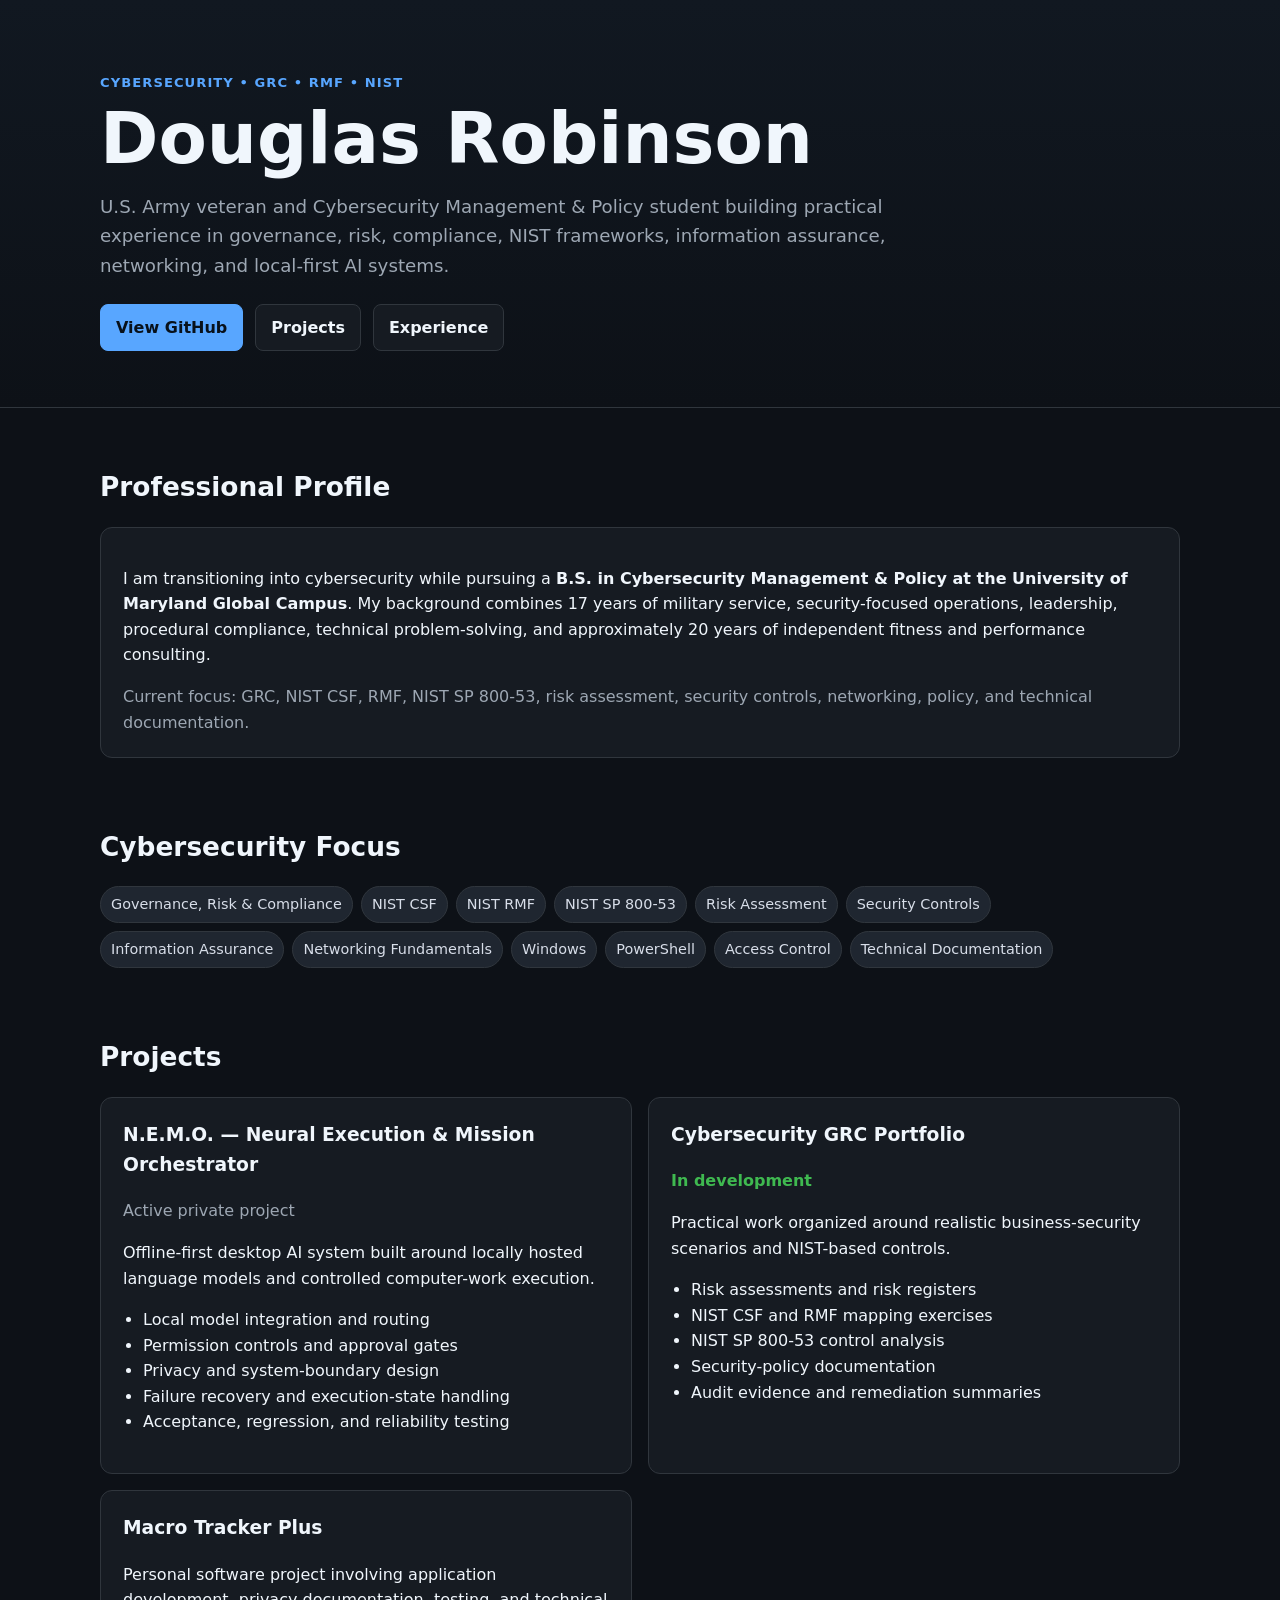
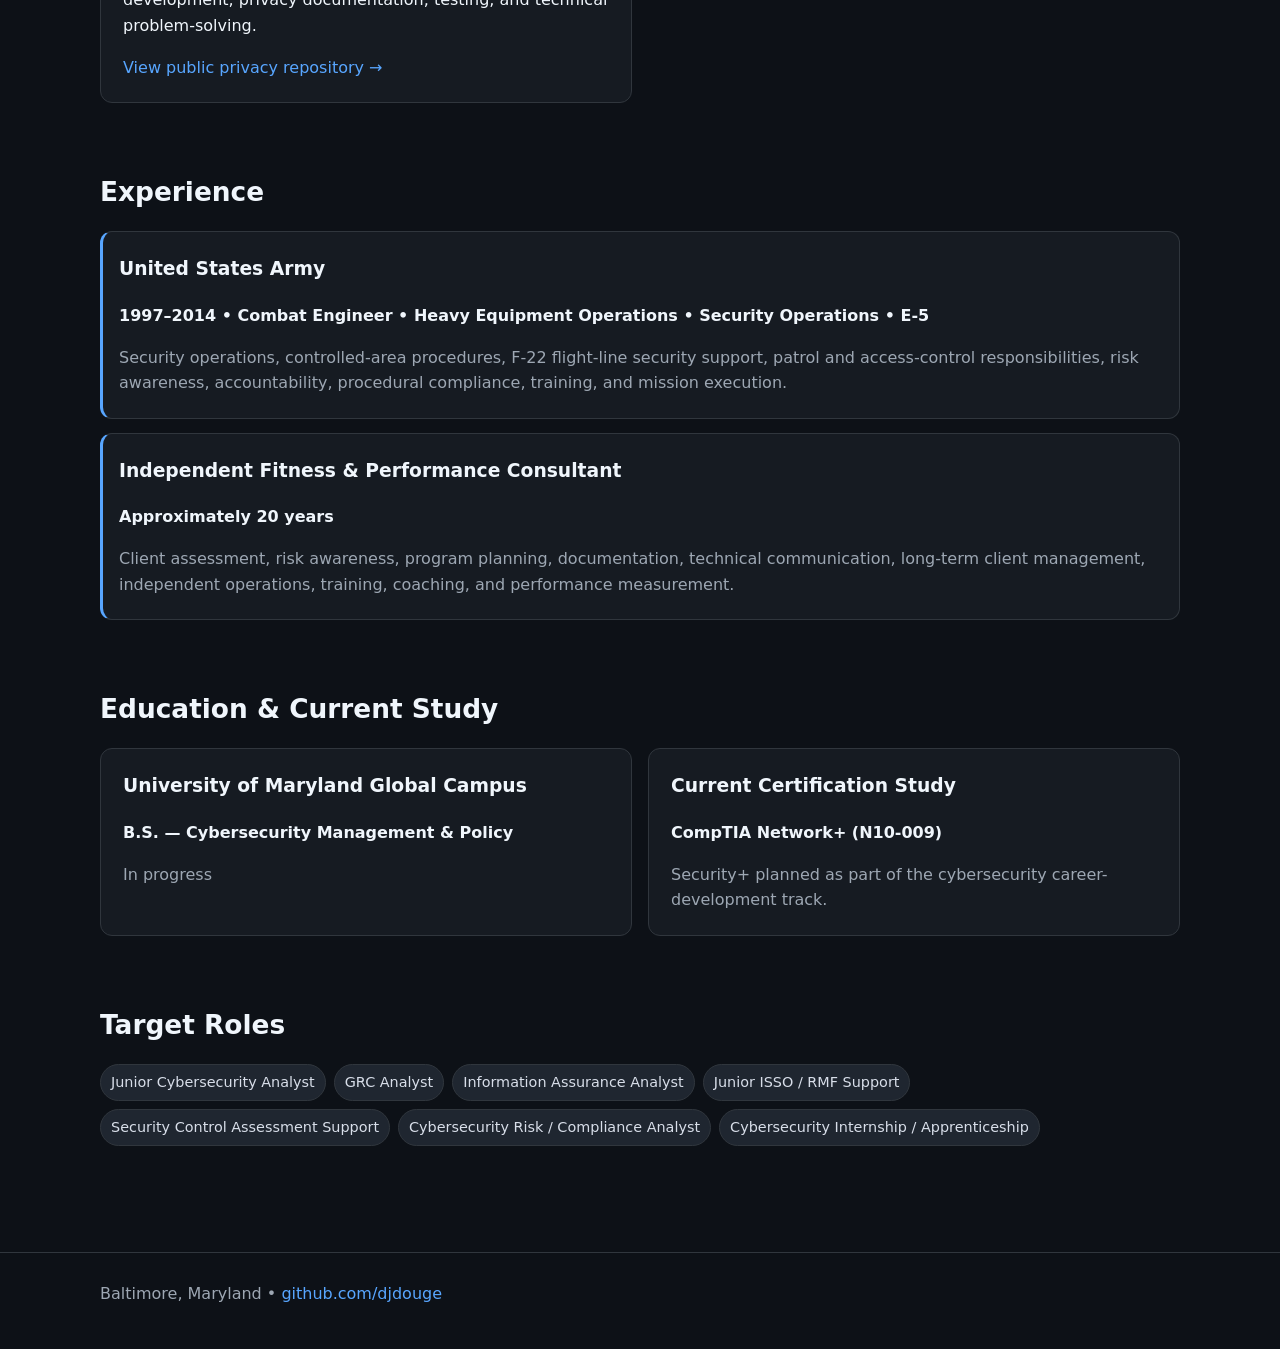
<file: docs/index.html>
<!doctype html>
<html lang="en">
<head>
  <meta charset="utf-8" />
  <meta name="viewport" content="width=device-width, initial-scale=1" />
  <meta name="description" content="Douglas Robinson cybersecurity portfolio focused on GRC, RMF, NIST frameworks, risk management, and technical projects." />
  <title>Douglas Robinson | Cybersecurity Portfolio</title>
  <style>
    :root {
      color-scheme: dark;
      --bg: #0d1117;
      --panel: #161b22;
      --panel-2: #1f2630;
      --text: #f0f6fc;
      --muted: #9da7b3;
      --accent: #58a6ff;
      --border: #30363d;
      --good: #3fb950;
    }
    * { box-sizing: border-box; }
    html { scroll-behavior: smooth; }
    body {
      margin: 0;
      font-family: Inter, ui-sans-serif, system-ui, -apple-system, BlinkMacSystemFont, "Segoe UI", sans-serif;
      background: var(--bg);
      color: var(--text);
      line-height: 1.6;
    }
    a { color: var(--accent); text-decoration: none; }
    a:hover { text-decoration: underline; }
    .wrap { width: min(1080px, calc(100% - 36px)); margin: 0 auto; }
    header {
      border-bottom: 1px solid var(--border);
      background: linear-gradient(180deg, #111821 0%, var(--bg) 100%);
    }
    .hero { padding: 72px 0 56px; }
    .eyebrow {
      color: var(--accent);
      font-weight: 700;
      letter-spacing: .08em;
      text-transform: uppercase;
      font-size: .82rem;
    }
    h1 { font-size: clamp(2.3rem, 7vw, 4.4rem); line-height: 1.04; margin: 10px 0 16px; }
    .lead { max-width: 800px; font-size: 1.14rem; color: var(--muted); margin: 0 0 24px; }
    .buttons { display: flex; flex-wrap: wrap; gap: 12px; }
    .button {
      display: inline-block;
      padding: 10px 15px;
      border-radius: 8px;
      border: 1px solid var(--border);
      background: var(--panel);
      color: var(--text);
      font-weight: 650;
    }
    .button.primary { background: var(--accent); color: #08111b; border-color: var(--accent); }
    main { padding: 24px 0 72px; }
    section { padding: 34px 0; }
    h2 { font-size: 1.65rem; margin: 0 0 18px; }
    h3 { margin-top: 0; }
    .grid { display: grid; grid-template-columns: repeat(2, minmax(0, 1fr)); gap: 16px; }
    .card {
      background: var(--panel);
      border: 1px solid var(--border);
      border-radius: 12px;
      padding: 22px;
    }
    .card p:last-child { margin-bottom: 0; }
    .muted { color: var(--muted); }
    .tags { display: flex; flex-wrap: wrap; gap: 8px; }
    .tag {
      border: 1px solid var(--border);
      background: var(--panel-2);
      border-radius: 999px;
      padding: 6px 10px;
      font-size: .9rem;
      color: #d8dee9;
    }
    ul { padding-left: 20px; }
    .timeline { display: grid; gap: 14px; }
    .role { border-left: 3px solid var(--accent); padding-left: 16px; }
    .status { color: var(--good); font-weight: 700; }
    footer { border-top: 1px solid var(--border); padding: 28px 0 42px; color: var(--muted); }
    @media (max-width: 760px) {
      .hero { padding-top: 52px; }
      .grid { grid-template-columns: 1fr; }
    }
  </style>
</head>
<body>
  <header>
    <div class="wrap hero">
      <div class="eyebrow">Cybersecurity • GRC • RMF • NIST</div>
      <h1>Douglas Robinson</h1>
      <p class="lead">U.S. Army veteran and Cybersecurity Management &amp; Policy student building practical experience in governance, risk, compliance, NIST frameworks, information assurance, networking, and local-first AI systems.</p>
      <div class="buttons">
        <a class="button primary" href="https://github.com/djdouge">View GitHub</a>
        <a class="button" href="#projects">Projects</a>
        <a class="button" href="#experience">Experience</a>
      </div>
    </div>
  </header>

  <main class="wrap">
    <section id="profile">
      <h2>Professional Profile</h2>
      <div class="card">
        <p>I am transitioning into cybersecurity while pursuing a <strong>B.S. in Cybersecurity Management &amp; Policy at the University of Maryland Global Campus</strong>. My background combines 17 years of military service, security-focused operations, leadership, procedural compliance, technical problem-solving, and approximately 20 years of independent fitness and performance consulting.</p>
        <p class="muted">Current focus: GRC, NIST CSF, RMF, NIST SP 800-53, risk assessment, security controls, networking, policy, and technical documentation.</p>
      </div>
    </section>

    <section>
      <h2>Cybersecurity Focus</h2>
      <div class="tags">
        <span class="tag">Governance, Risk &amp; Compliance</span>
        <span class="tag">NIST CSF</span>
        <span class="tag">NIST RMF</span>
        <span class="tag">NIST SP 800-53</span>
        <span class="tag">Risk Assessment</span>
        <span class="tag">Security Controls</span>
        <span class="tag">Information Assurance</span>
        <span class="tag">Networking Fundamentals</span>
        <span class="tag">Windows</span>
        <span class="tag">PowerShell</span>
        <span class="tag">Access Control</span>
        <span class="tag">Technical Documentation</span>
      </div>
    </section>

    <section id="projects">
      <h2>Projects</h2>
      <div class="grid">
        <article class="card">
          <h3>N.E.M.O. — Neural Execution &amp; Mission Orchestrator</h3>
          <p class="muted">Active private project</p>
          <p>Offline-first desktop AI system built around locally hosted language models and controlled computer-work execution.</p>
          <ul>
            <li>Local model integration and routing</li>
            <li>Permission controls and approval gates</li>
            <li>Privacy and system-boundary design</li>
            <li>Failure recovery and execution-state handling</li>
            <li>Acceptance, regression, and reliability testing</li>
          </ul>
        </article>

        <article class="card">
          <h3>Cybersecurity GRC Portfolio</h3>
          <p class="status">In development</p>
          <p>Practical work organized around realistic business-security scenarios and NIST-based controls.</p>
          <ul>
            <li>Risk assessments and risk registers</li>
            <li>NIST CSF and RMF mapping exercises</li>
            <li>NIST SP 800-53 control analysis</li>
            <li>Security-policy documentation</li>
            <li>Audit evidence and remediation summaries</li>
          </ul>
        </article>

        <article class="card">
          <h3>Macro Tracker Plus</h3>
          <p>Personal software project involving application development, privacy documentation, testing, and technical problem-solving.</p>
          <p><a href="https://github.com/djdouge/macro-tracker-plus-privacy">View public privacy repository →</a></p>
        </article>
      </div>
    </section>

    <section id="experience">
      <h2>Experience</h2>
      <div class="timeline">
        <article class="card role">
          <h3>United States Army</h3>
          <p><strong>1997–2014 • Combat Engineer • Heavy Equipment Operations • Security Operations • E-5</strong></p>
          <p class="muted">Security operations, controlled-area procedures, F-22 flight-line security support, patrol and access-control responsibilities, risk awareness, accountability, procedural compliance, training, and mission execution.</p>
        </article>

        <article class="card role">
          <h3>Independent Fitness &amp; Performance Consultant</h3>
          <p><strong>Approximately 20 years</strong></p>
          <p class="muted">Client assessment, risk awareness, program planning, documentation, technical communication, long-term client management, independent operations, training, coaching, and performance measurement.</p>
        </article>
      </div>
    </section>

    <section>
      <h2>Education &amp; Current Study</h2>
      <div class="grid">
        <article class="card">
          <h3>University of Maryland Global Campus</h3>
          <p><strong>B.S. — Cybersecurity Management &amp; Policy</strong></p>
          <p class="muted">In progress</p>
        </article>
        <article class="card">
          <h3>Current Certification Study</h3>
          <p><strong>CompTIA Network+ (N10-009)</strong></p>
          <p class="muted">Security+ planned as part of the cybersecurity career-development track.</p>
        </article>
      </div>
    </section>

    <section>
      <h2>Target Roles</h2>
      <div class="tags">
        <span class="tag">Junior Cybersecurity Analyst</span>
        <span class="tag">GRC Analyst</span>
        <span class="tag">Information Assurance Analyst</span>
        <span class="tag">Junior ISSO / RMF Support</span>
        <span class="tag">Security Control Assessment Support</span>
        <span class="tag">Cybersecurity Risk / Compliance Analyst</span>
        <span class="tag">Cybersecurity Internship / Apprenticeship</span>
      </div>
    </section>
  </main>

  <footer>
    <div class="wrap">Baltimore, Maryland • <a href="https://github.com/djdouge">github.com/djdouge</a></div>
  </footer>
</body>
</html>
</file>
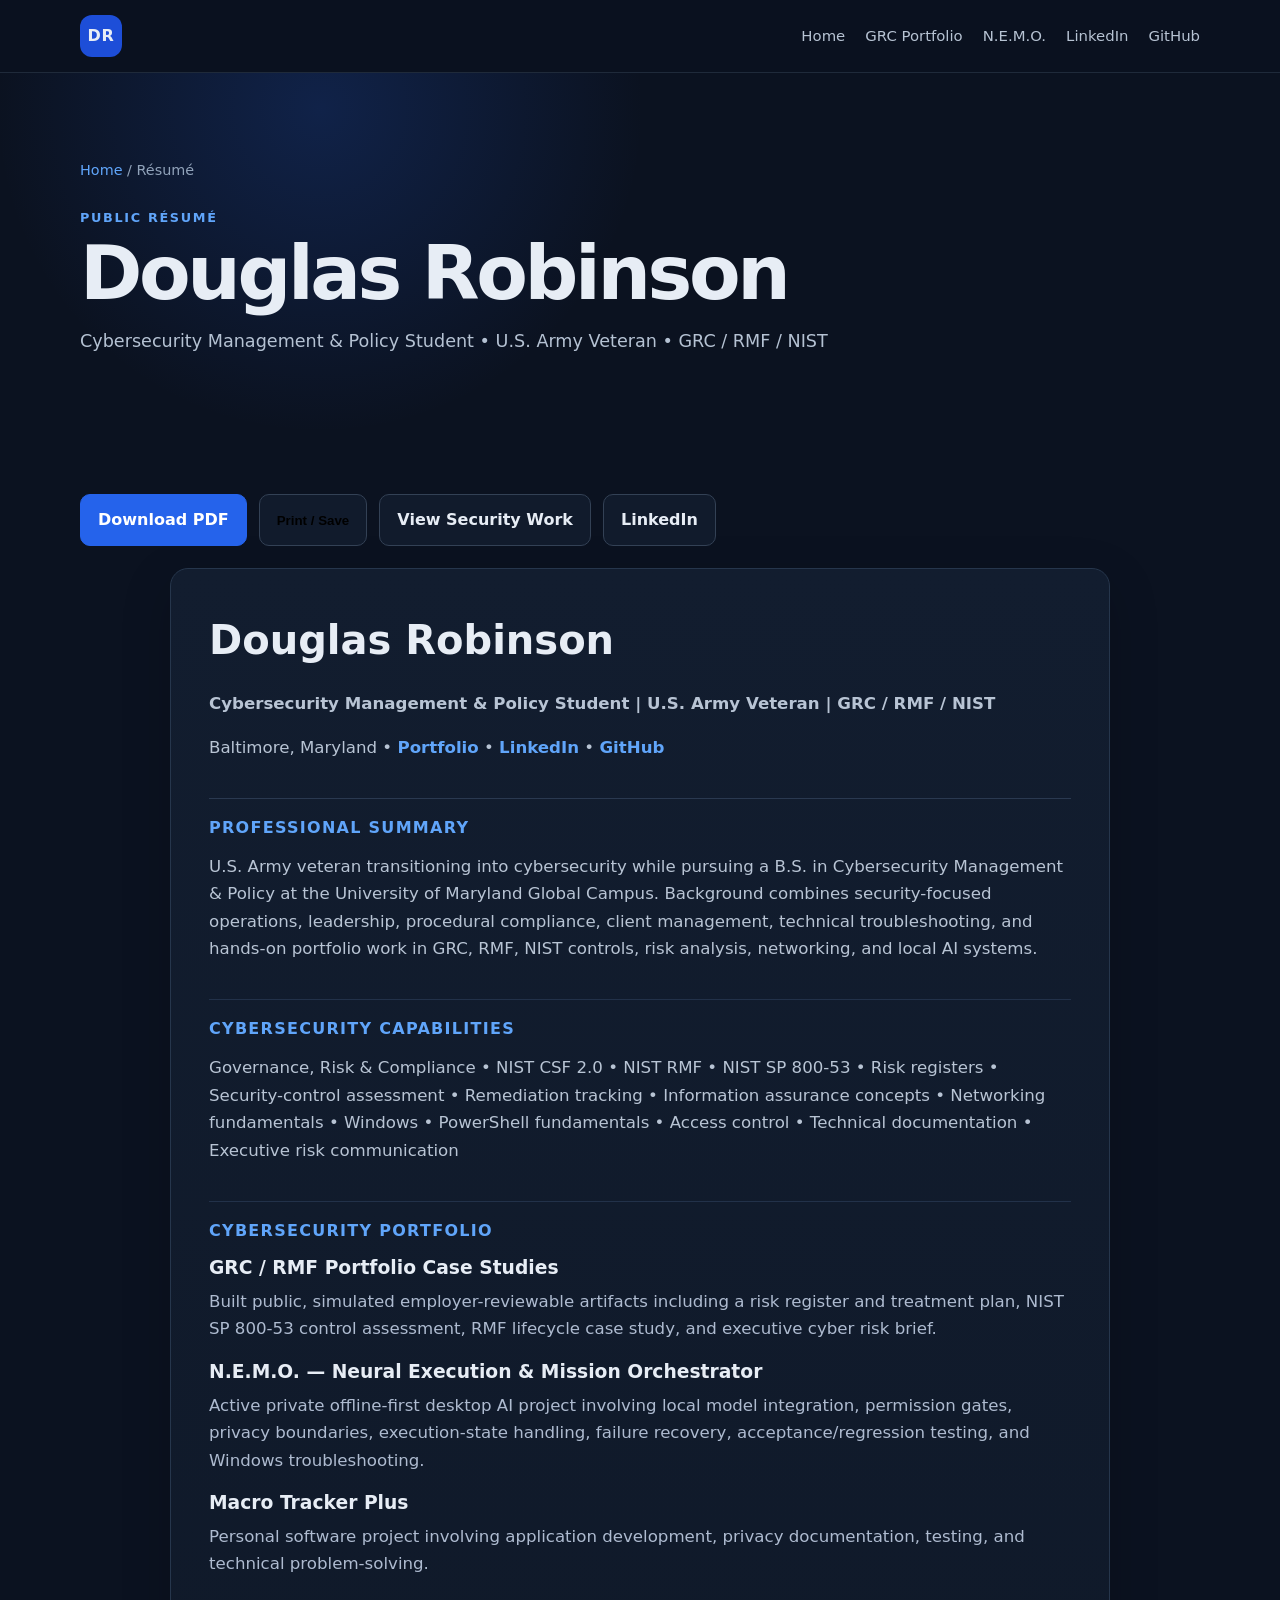
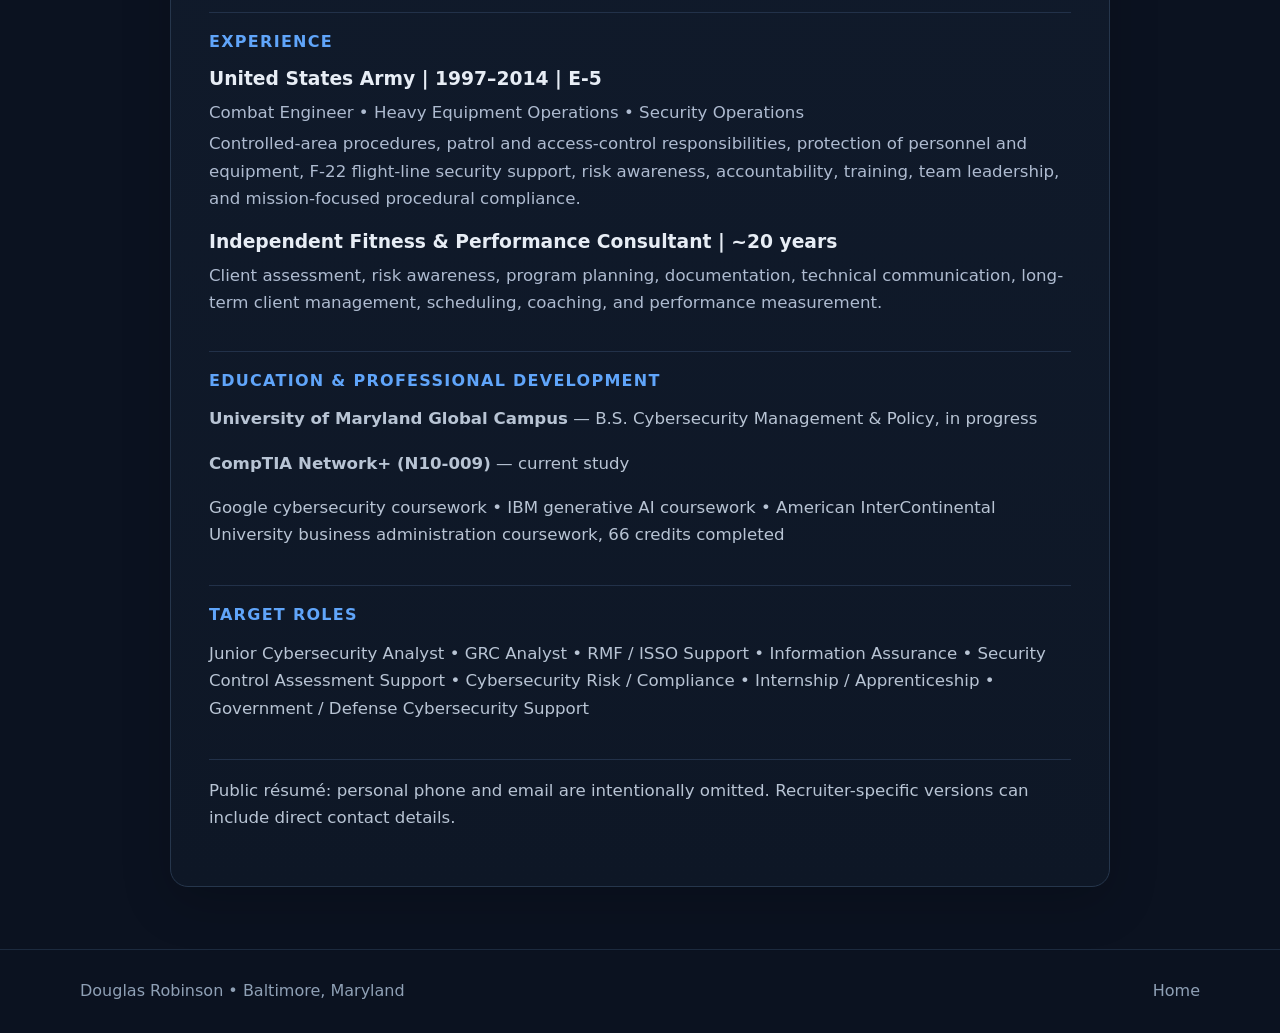
<file: resume.html>
<!doctype html><html lang="en"><head><meta charset="utf-8"><meta name="viewport" content="width=device-width,initial-scale=1"><meta name="description" content="Public cybersecurity resume for Douglas Robinson."><title>Résumé | Douglas Robinson</title><link rel="stylesheet" href="styles.css"></head><body><header class="site-header"><div class="container nav-wrap"><a class="brand" href="index.html">DR</a><nav class="nav"><a href="index.html">Home</a><a href="projects/grc.html">GRC Portfolio</a><a href="projects/nemo.html">N.E.M.O.</a><a href="https://linkedin.com/in/douglas-robinson-29ab6088" target="_blank" rel="noopener noreferrer">LinkedIn</a><a href="https://github.com/djdouge" target="_blank" rel="noopener noreferrer">GitHub</a></nav></div></header><main><section class="page-hero"><div class="container"><div class="breadcrumb"><a href="index.html">Home</a> / Résumé</div><p class="eyebrow">Public Résumé</p><h1>Douglas Robinson</h1><p class="page-lead">Cybersecurity Management &amp; Policy Student • U.S. Army Veteran • GRC / RMF / NIST</p></div></section><section class="content-block"><div class="container"><div class="print-actions"><a class="button button-primary" href="Douglas_Robinson_Public_Resume.pdf" download>Download PDF</a><button class="button" type="button" onclick="window.print()">Print / Save</button><a class="button" href="index.html#portfolio">View Security Work</a><a class="button" href="https://linkedin.com/in/douglas-robinson-29ab6088" target="_blank" rel="noopener noreferrer">LinkedIn</a></div><article class="resume-sheet"><div class="resume-head"><h1>Douglas Robinson</h1><p><strong>Cybersecurity Management &amp; Policy Student | U.S. Army Veteran | GRC / RMF / NIST</strong></p><p>Baltimore, Maryland • <a class="text-link" href="https://djdouge.github.io/CodeCraftHub/">Portfolio</a> • <a class="text-link" href="https://linkedin.com/in/douglas-robinson-29ab6088">LinkedIn</a> • <a class="text-link" href="https://github.com/djdouge">GitHub</a></p></div><section class="resume-section"><h2>Professional Summary</h2><p>U.S. Army veteran transitioning into cybersecurity while pursuing a B.S. in Cybersecurity Management &amp; Policy at the University of Maryland Global Campus. Background combines security-focused operations, leadership, procedural compliance, client management, technical troubleshooting, and hands-on portfolio work in GRC, RMF, NIST controls, risk analysis, networking, and local AI systems.</p></section><section class="resume-section"><h2>Cybersecurity Capabilities</h2><p>Governance, Risk &amp; Compliance • NIST CSF 2.0 • NIST RMF • NIST SP 800-53 • Risk registers • Security-control assessment • Remediation tracking • Information assurance concepts • Networking fundamentals • Windows • PowerShell fundamentals • Access control • Technical documentation • Executive risk communication</p></section><section class="resume-section"><h2>Cybersecurity Portfolio</h2><div class="resume-role"><h3>GRC / RMF Portfolio Case Studies</h3><p>Built public, simulated employer-reviewable artifacts including a risk register and treatment plan, NIST SP 800-53 control assessment, RMF lifecycle case study, and executive cyber risk brief.</p></div><div class="resume-role"><h3>N.E.M.O. — Neural Execution &amp; Mission Orchestrator</h3><p>Active private offline-first desktop AI project involving local model integration, permission gates, privacy boundaries, execution-state handling, failure recovery, acceptance/regression testing, and Windows troubleshooting.</p></div><div class="resume-role"><h3>Macro Tracker Plus</h3><p>Personal software project involving application development, privacy documentation, testing, and technical problem-solving.</p></div></section><section class="resume-section"><h2>Experience</h2><div class="resume-role"><h3>United States Army | 1997–2014 | E-5</h3><p>Combat Engineer • Heavy Equipment Operations • Security Operations</p><p>Controlled-area procedures, patrol and access-control responsibilities, protection of personnel and equipment, F-22 flight-line security support, risk awareness, accountability, training, team leadership, and mission-focused procedural compliance.</p></div><div class="resume-role"><h3>Independent Fitness &amp; Performance Consultant | ~20 years</h3><p>Client assessment, risk awareness, program planning, documentation, technical communication, long-term client management, scheduling, coaching, and performance measurement.</p></div></section><section class="resume-section"><h2>Education &amp; Professional Development</h2><p><strong>University of Maryland Global Campus</strong> — B.S. Cybersecurity Management &amp; Policy, in progress</p><p><strong>CompTIA Network+ (N10-009)</strong> — current study</p><p>Google cybersecurity coursework • IBM generative AI coursework • American InterContinental University business administration coursework, 66 credits completed</p></section><section class="resume-section"><h2>Target Roles</h2><p>Junior Cybersecurity Analyst • GRC Analyst • RMF / ISSO Support • Information Assurance • Security Control Assessment Support • Cybersecurity Risk / Compliance • Internship / Apprenticeship • Government / Defense Cybersecurity Support</p></section><p class="note">Public résumé: personal phone and email are intentionally omitted. Recruiter-specific versions can include direct contact details.</p></article></div></section></main><footer class="footer"><div class="container footer-wrap"><span>Douglas Robinson • Baltimore, Maryland</span><a href="index.html">Home</a></div></footer></body></html>
</file>
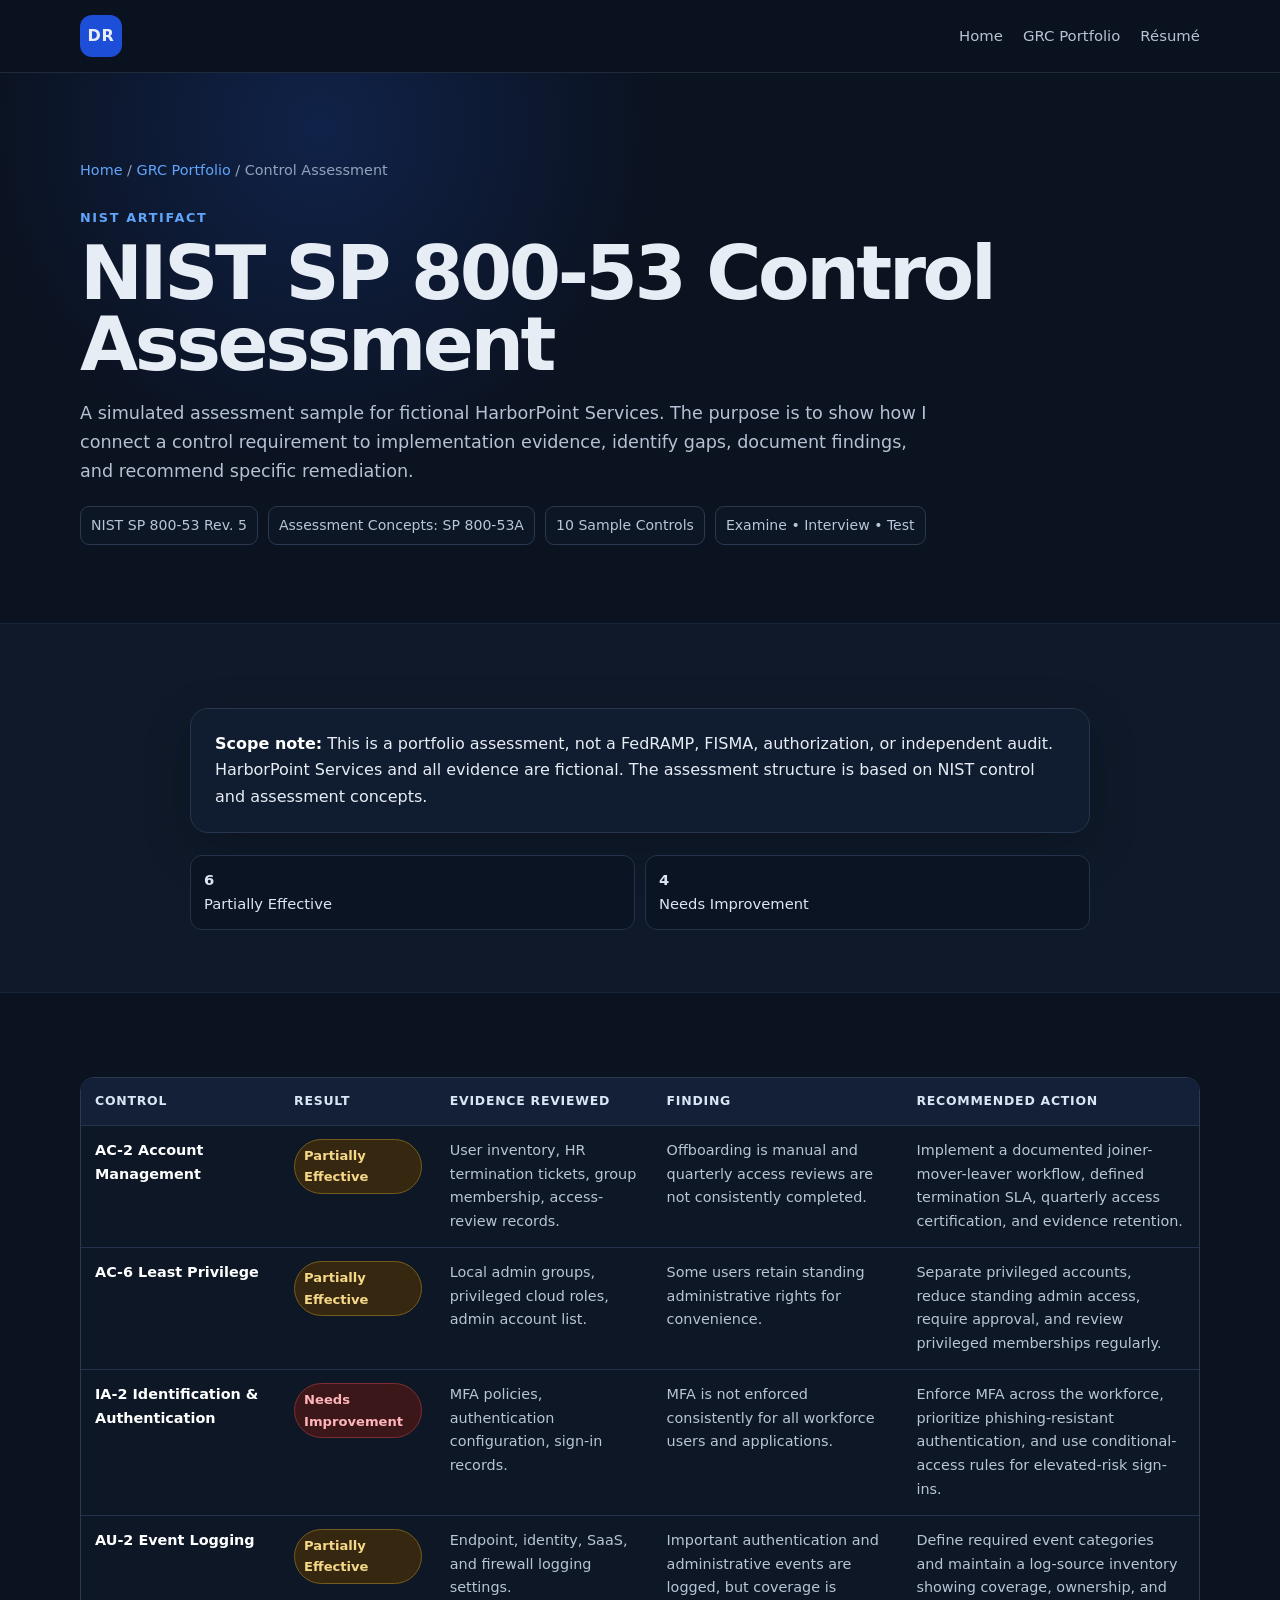
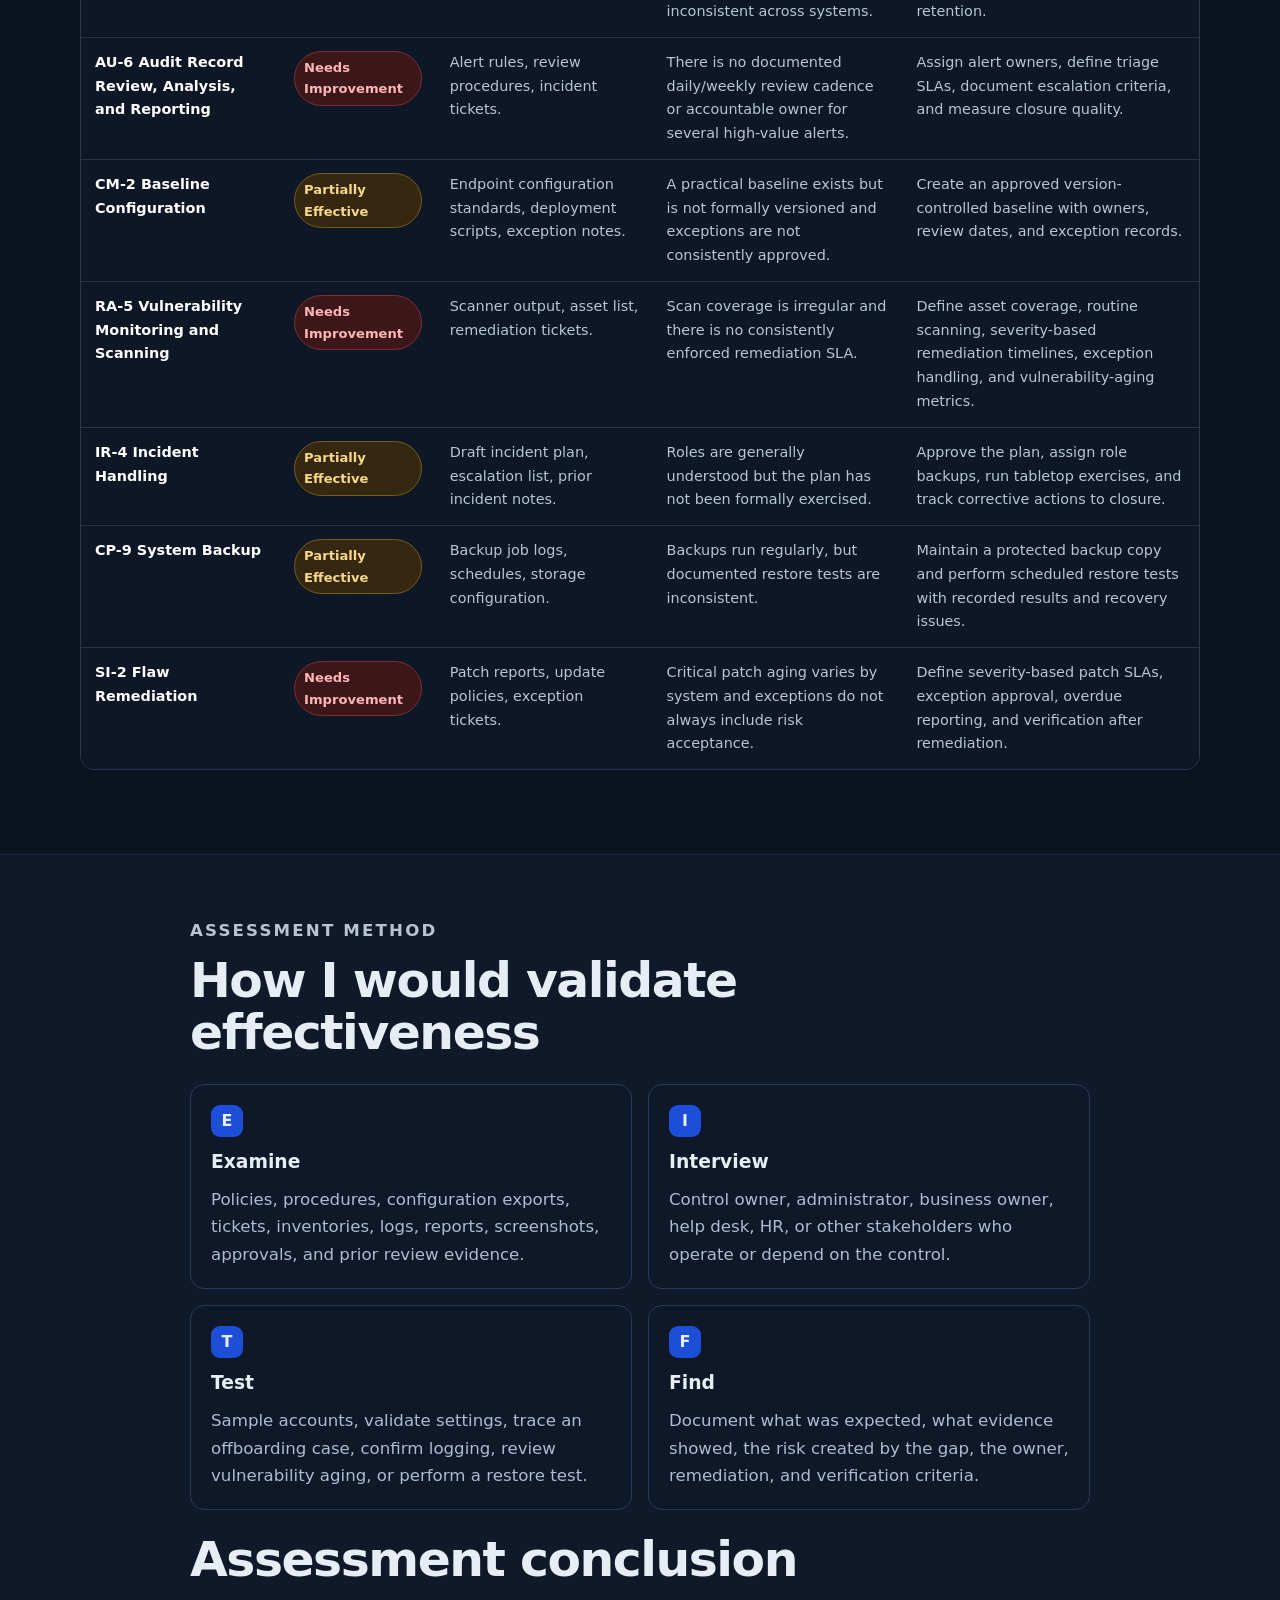
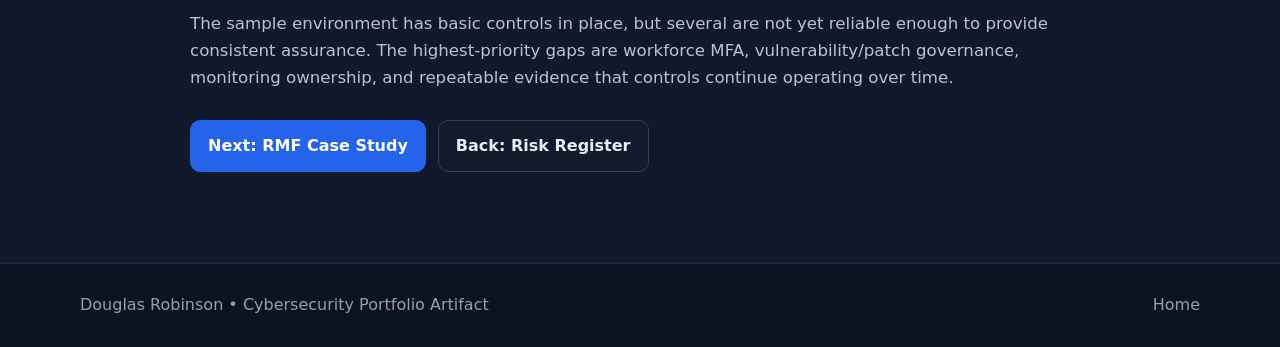
<file: artifacts/control-assessment.html>
<!doctype html><html lang="en"><head><meta charset="utf-8"><meta name="viewport" content="width=device-width,initial-scale=1"><meta name="description" content="Sample NIST SP 800-53 control assessment by Douglas Robinson."><title>NIST Control Assessment | Douglas Robinson</title><link rel="stylesheet" href="../styles.css"></head><body><header class="site-header"><div class="container nav-wrap"><a class="brand" href="../index.html">DR</a><nav class="nav"><a href="../index.html">Home</a><a href="../projects/grc.html">GRC Portfolio</a><a href="../resume.html">Résumé</a></nav></div></header><main><section class="page-hero"><div class="container"><div class="breadcrumb"><a href="../index.html">Home</a> / <a href="../projects/grc.html">GRC Portfolio</a> / Control Assessment</div><p class="eyebrow">NIST Artifact</p><h1>NIST SP 800-53 Control Assessment</h1><p class="page-lead">A simulated assessment sample for fictional HarborPoint Services. The purpose is to show how I connect a control requirement to implementation evidence, identify gaps, document findings, and recommend specific remediation.</p><div class="artifact-meta"><span>NIST SP 800-53 Rev. 5</span><span>Assessment Concepts: SP 800-53A</span><span>10 Sample Controls</span><span>Examine • Interview • Test</span></div></div></section><section class="content-block section-alt"><div class="container content-narrow"><div class="callout"><strong>Scope note:</strong> This is a portfolio assessment, not a FedRAMP, FISMA, authorization, or independent audit. HarborPoint Services and all evidence are fictional. The assessment structure is based on NIST control and assessment concepts.</div><div class="stat-grid"><div><span class="kpi">6</span><span class="kpi-label">Partially Effective</span></div><div><span class="kpi">4</span><span class="kpi-label">Needs Improvement</span></div></div></div></section><section class="content-block"><div class="container"><div class="table-wrap"><table class="artifact-table"><thead><tr><th>Control</th><th>Result</th><th>Evidence Reviewed</th><th>Finding</th><th>Recommended Action</th></tr></thead><tbody><tr><td><strong>AC-2 Account Management</strong></td><td><span class="risk-badge risk-moderate">Partially Effective</span></td><td>User inventory, HR termination tickets, group membership, access-review records.</td><td>Offboarding is manual and quarterly access reviews are not consistently completed.</td><td>Implement a documented joiner-mover-leaver workflow, defined termination SLA, quarterly access certification, and evidence retention.</td></tr><tr><td><strong>AC-6 Least Privilege</strong></td><td><span class="risk-badge risk-moderate">Partially Effective</span></td><td>Local admin groups, privileged cloud roles, admin account list.</td><td>Some users retain standing administrative rights for convenience.</td><td>Separate privileged accounts, reduce standing admin access, require approval, and review privileged memberships regularly.</td></tr><tr><td><strong>IA-2 Identification &amp; Authentication</strong></td><td><span class="risk-badge risk-high">Needs Improvement</span></td><td>MFA policies, authentication configuration, sign-in records.</td><td>MFA is not enforced consistently for all workforce users and applications.</td><td>Enforce MFA across the workforce, prioritize phishing-resistant authentication, and use conditional-access rules for elevated-risk sign-ins.</td></tr><tr><td><strong>AU-2 Event Logging</strong></td><td><span class="risk-badge risk-moderate">Partially Effective</span></td><td>Endpoint, identity, SaaS, and firewall logging settings.</td><td>Important authentication and administrative events are logged, but coverage is inconsistent across systems.</td><td>Define required event categories and maintain a log-source inventory showing coverage, ownership, and retention.</td></tr><tr><td><strong>AU-6 Audit Record Review, Analysis, and Reporting</strong></td><td><span class="risk-badge risk-high">Needs Improvement</span></td><td>Alert rules, review procedures, incident tickets.</td><td>There is no documented daily/weekly review cadence or accountable owner for several high-value alerts.</td><td>Assign alert owners, define triage SLAs, document escalation criteria, and measure closure quality.</td></tr><tr><td><strong>CM-2 Baseline Configuration</strong></td><td><span class="risk-badge risk-moderate">Partially Effective</span></td><td>Endpoint configuration standards, deployment scripts, exception notes.</td><td>A practical baseline exists but is not formally versioned and exceptions are not consistently approved.</td><td>Create an approved version-controlled baseline with owners, review dates, and exception records.</td></tr><tr><td><strong>RA-5 Vulnerability Monitoring and Scanning</strong></td><td><span class="risk-badge risk-high">Needs Improvement</span></td><td>Scanner output, asset list, remediation tickets.</td><td>Scan coverage is irregular and there is no consistently enforced remediation SLA.</td><td>Define asset coverage, routine scanning, severity-based remediation timelines, exception handling, and vulnerability-aging metrics.</td></tr><tr><td><strong>IR-4 Incident Handling</strong></td><td><span class="risk-badge risk-moderate">Partially Effective</span></td><td>Draft incident plan, escalation list, prior incident notes.</td><td>Roles are generally understood but the plan has not been formally exercised.</td><td>Approve the plan, assign role backups, run tabletop exercises, and track corrective actions to closure.</td></tr><tr><td><strong>CP-9 System Backup</strong></td><td><span class="risk-badge risk-moderate">Partially Effective</span></td><td>Backup job logs, schedules, storage configuration.</td><td>Backups run regularly, but documented restore tests are inconsistent.</td><td>Maintain a protected backup copy and perform scheduled restore tests with recorded results and recovery issues.</td></tr><tr><td><strong>SI-2 Flaw Remediation</strong></td><td><span class="risk-badge risk-high">Needs Improvement</span></td><td>Patch reports, update policies, exception tickets.</td><td>Critical patch aging varies by system and exceptions do not always include risk acceptance.</td><td>Define severity-based patch SLAs, exception approval, overdue reporting, and verification after remediation.</td></tr></tbody></table></div></div></section><section class="content-block section-alt"><div class="container content-narrow"><p class="section-kicker">Assessment Method</p><h2>How I would validate effectiveness</h2><div class="step-grid"><div class="step"><span class="step-number">E</span><h3>Examine</h3><p>Policies, procedures, configuration exports, tickets, inventories, logs, reports, screenshots, approvals, and prior review evidence.</p></div><div class="step"><span class="step-number">I</span><h3>Interview</h3><p>Control owner, administrator, business owner, help desk, HR, or other stakeholders who operate or depend on the control.</p></div><div class="step"><span class="step-number">T</span><h3>Test</h3><p>Sample accounts, validate settings, trace an offboarding case, confirm logging, review vulnerability aging, or perform a restore test.</p></div><div class="step"><span class="step-number">F</span><h3>Find</h3><p>Document what was expected, what evidence showed, the risk created by the gap, the owner, remediation, and verification criteria.</p></div></div><h2>Assessment conclusion</h2><p>The sample environment has basic controls in place, but several are not yet reliable enough to provide consistent assurance. The highest-priority gaps are workforce MFA, vulnerability/patch governance, monitoring ownership, and repeatable evidence that controls continue operating over time.</p><div class="cta-row"><a class="button button-primary" href="rmf-case-study.html">Next: RMF Case Study</a><a class="button" href="risk-register.html">Back: Risk Register</a></div></div></section></main><footer class="footer"><div class="container footer-wrap"><span>Douglas Robinson • Cybersecurity Portfolio Artifact</span><a href="../index.html">Home</a></div></footer></body></html>
</file>
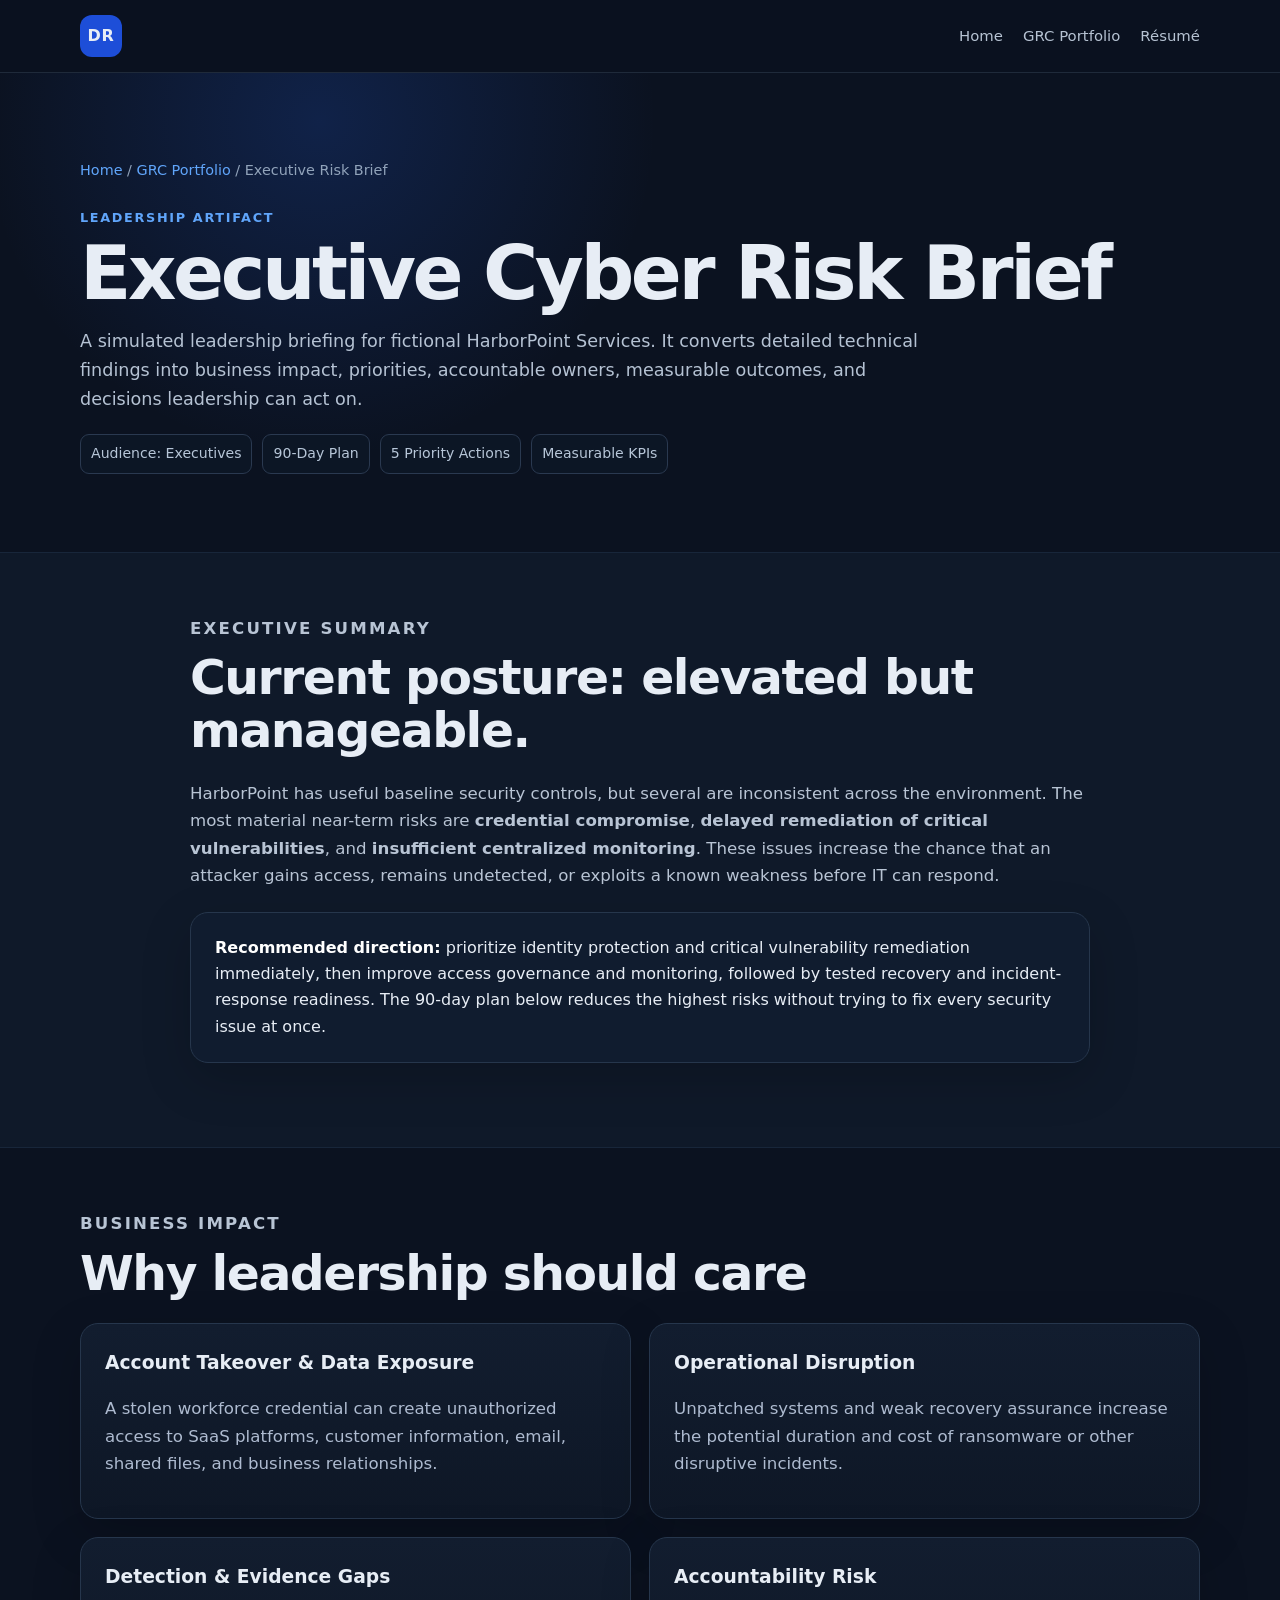
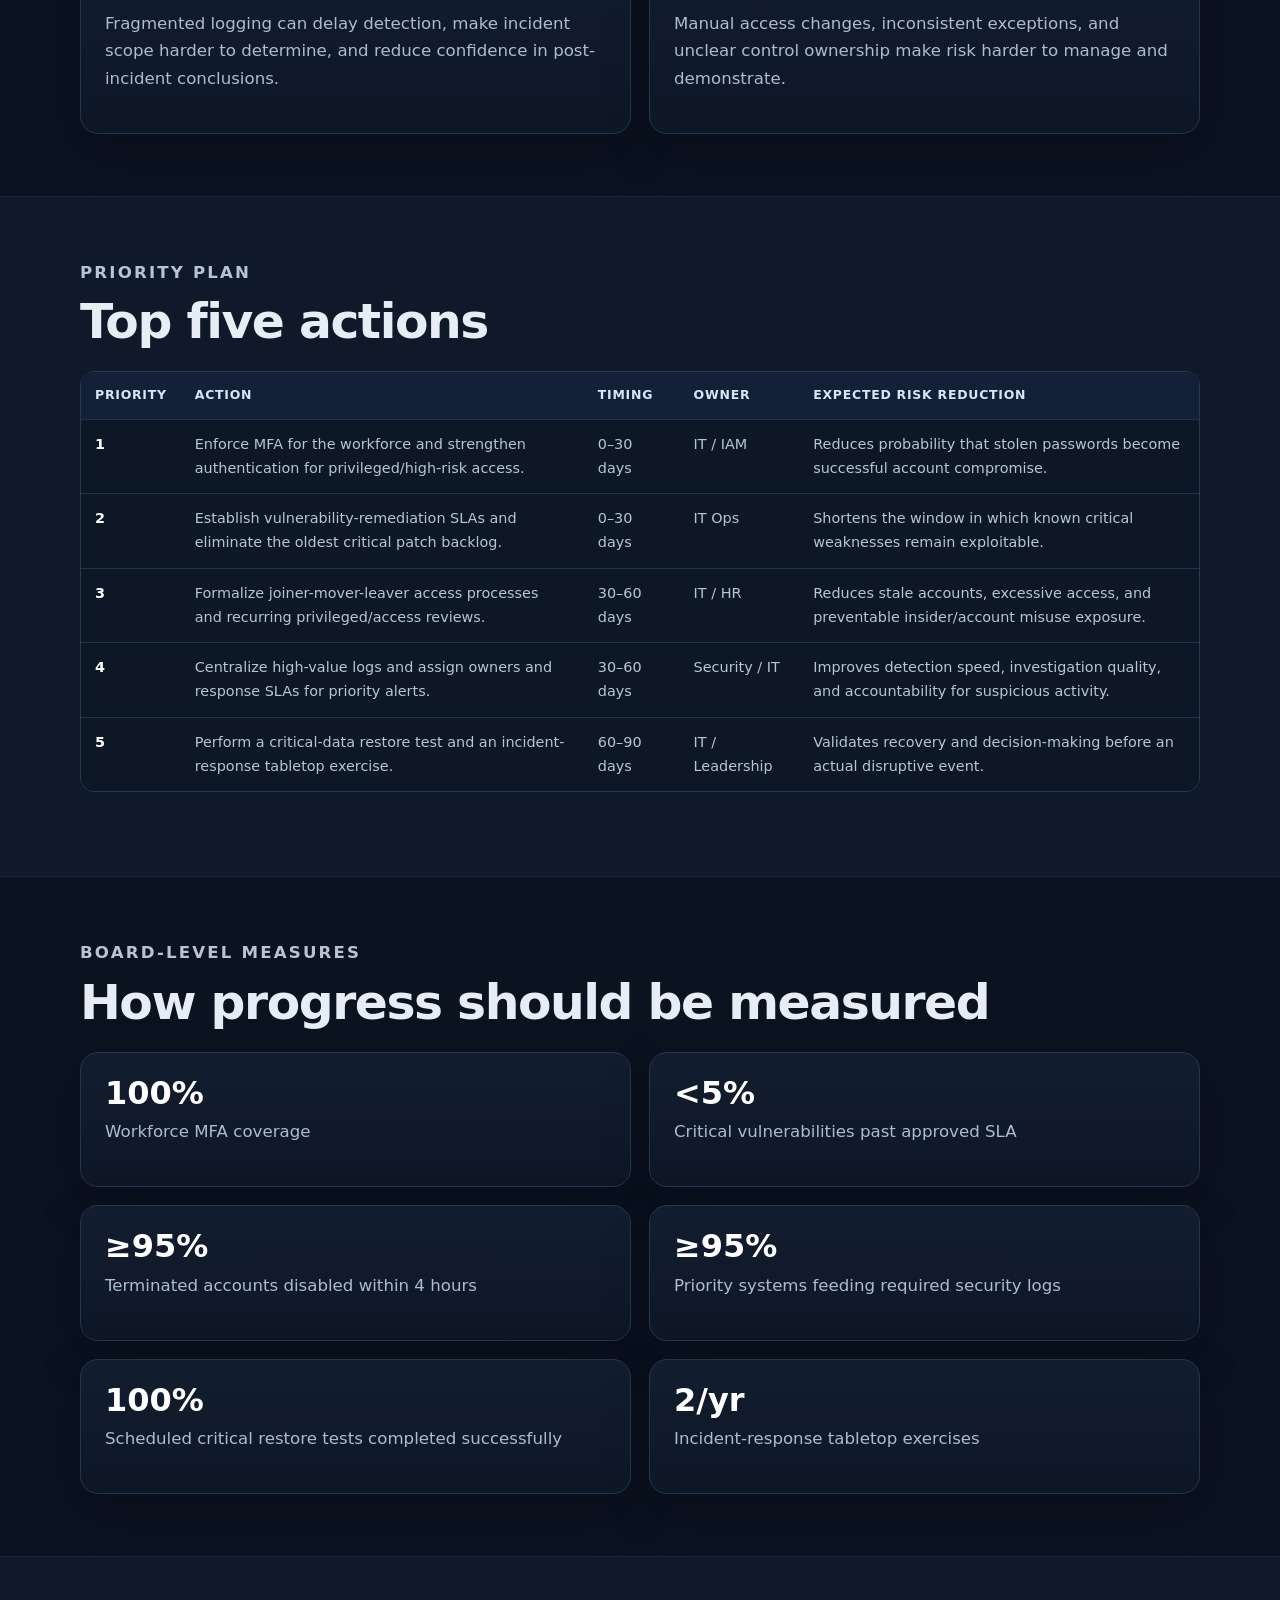
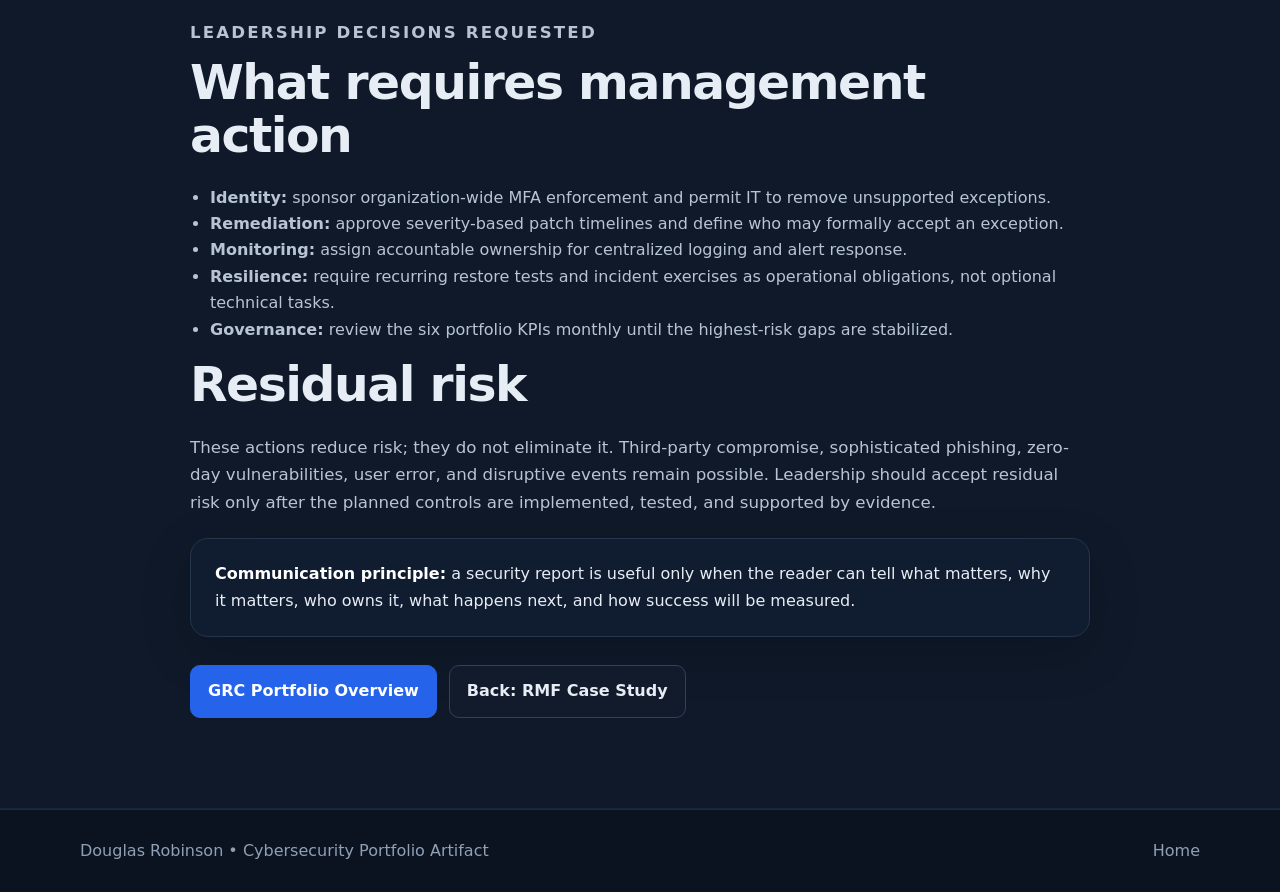
<file: artifacts/executive-risk-brief.html>
<!doctype html><html lang="en"><head><meta charset="utf-8"><meta name="viewport" content="width=device-width,initial-scale=1"><meta name="description" content="Executive cyber risk brief portfolio artifact by Douglas Robinson."><title>Executive Cyber Risk Brief | Douglas Robinson</title><link rel="stylesheet" href="../styles.css"></head><body><header class="site-header"><div class="container nav-wrap"><a class="brand" href="../index.html">DR</a><nav class="nav"><a href="../index.html">Home</a><a href="../projects/grc.html">GRC Portfolio</a><a href="../resume.html">Résumé</a></nav></div></header><main><section class="page-hero"><div class="container"><div class="breadcrumb"><a href="../index.html">Home</a> / <a href="../projects/grc.html">GRC Portfolio</a> / Executive Risk Brief</div><p class="eyebrow">Leadership Artifact</p><h1>Executive Cyber Risk Brief</h1><p class="page-lead">A simulated leadership briefing for fictional HarborPoint Services. It converts detailed technical findings into business impact, priorities, accountable owners, measurable outcomes, and decisions leadership can act on.</p><div class="artifact-meta"><span>Audience: Executives</span><span>90-Day Plan</span><span>5 Priority Actions</span><span>Measurable KPIs</span></div></div></section><section class="content-block section-alt"><div class="container content-narrow"><p class="section-kicker">Executive Summary</p><h2>Current posture: elevated but manageable.</h2><p>HarborPoint has useful baseline security controls, but several are inconsistent across the environment. The most material near-term risks are <strong>credential compromise</strong>, <strong>delayed remediation of critical vulnerabilities</strong>, and <strong>insufficient centralized monitoring</strong>. These issues increase the chance that an attacker gains access, remains undetected, or exploits a known weakness before IT can respond.</p><div class="callout"><strong>Recommended direction:</strong> prioritize identity protection and critical vulnerability remediation immediately, then improve access governance and monitoring, followed by tested recovery and incident-response readiness. The 90-day plan below reduces the highest risks without trying to fix every security issue at once.</div></div></section><section class="content-block"><div class="container"><p class="section-kicker">Business Impact</p><h2>Why leadership should care</h2><div class="artifact-grid"><article class="artifact-card"><h3>Account Takeover &amp; Data Exposure</h3><p>A stolen workforce credential can create unauthorized access to SaaS platforms, customer information, email, shared files, and business relationships.</p></article><article class="artifact-card"><h3>Operational Disruption</h3><p>Unpatched systems and weak recovery assurance increase the potential duration and cost of ransomware or other disruptive incidents.</p></article><article class="artifact-card"><h3>Detection &amp; Evidence Gaps</h3><p>Fragmented logging can delay detection, make incident scope harder to determine, and reduce confidence in post-incident conclusions.</p></article><article class="artifact-card"><h3>Accountability Risk</h3><p>Manual access changes, inconsistent exceptions, and unclear control ownership make risk harder to manage and demonstrate.</p></article></div></div></section><section class="content-block section-alt"><div class="container"><p class="section-kicker">Priority Plan</p><h2>Top five actions</h2><div class="table-wrap"><table class="artifact-table"><thead><tr><th>Priority</th><th>Action</th><th>Timing</th><th>Owner</th><th>Expected Risk Reduction</th></tr></thead><tbody><tr><td><strong>1</strong></td><td>Enforce MFA for the workforce and strengthen authentication for privileged/high-risk access.</td><td>0–30 days</td><td>IT / IAM</td><td>Reduces probability that stolen passwords become successful account compromise.</td></tr><tr><td><strong>2</strong></td><td>Establish vulnerability-remediation SLAs and eliminate the oldest critical patch backlog.</td><td>0–30 days</td><td>IT Ops</td><td>Shortens the window in which known critical weaknesses remain exploitable.</td></tr><tr><td><strong>3</strong></td><td>Formalize joiner-mover-leaver access processes and recurring privileged/access reviews.</td><td>30–60 days</td><td>IT / HR</td><td>Reduces stale accounts, excessive access, and preventable insider/account misuse exposure.</td></tr><tr><td><strong>4</strong></td><td>Centralize high-value logs and assign owners and response SLAs for priority alerts.</td><td>30–60 days</td><td>Security / IT</td><td>Improves detection speed, investigation quality, and accountability for suspicious activity.</td></tr><tr><td><strong>5</strong></td><td>Perform a critical-data restore test and an incident-response tabletop exercise.</td><td>60–90 days</td><td>IT / Leadership</td><td>Validates recovery and decision-making before an actual disruptive event.</td></tr></tbody></table></div></div></section><section class="content-block"><div class="container"><p class="section-kicker">Board-Level Measures</p><h2>How progress should be measured</h2><div class="artifact-grid"><article class="artifact-card"><span class="kpi">100%</span><p class="kpi-label">Workforce MFA coverage</p></article><article class="artifact-card"><span class="kpi">&lt;5%</span><p class="kpi-label">Critical vulnerabilities past approved SLA</p></article><article class="artifact-card"><span class="kpi">≥95%</span><p class="kpi-label">Terminated accounts disabled within 4 hours</p></article><article class="artifact-card"><span class="kpi">≥95%</span><p class="kpi-label">Priority systems feeding required security logs</p></article><article class="artifact-card"><span class="kpi">100%</span><p class="kpi-label">Scheduled critical restore tests completed successfully</p></article><article class="artifact-card"><span class="kpi">2/yr</span><p class="kpi-label">Incident-response tabletop exercises</p></article></div></div></section><section class="content-block section-alt"><div class="container content-narrow"><p class="section-kicker">Leadership Decisions Requested</p><h2>What requires management action</h2><ul><li><strong>Identity:</strong> sponsor organization-wide MFA enforcement and permit IT to remove unsupported exceptions.</li><li><strong>Remediation:</strong> approve severity-based patch timelines and define who may formally accept an exception.</li><li><strong>Monitoring:</strong> assign accountable ownership for centralized logging and alert response.</li><li><strong>Resilience:</strong> require recurring restore tests and incident exercises as operational obligations, not optional technical tasks.</li><li><strong>Governance:</strong> review the six portfolio KPIs monthly until the highest-risk gaps are stabilized.</li></ul><h2>Residual risk</h2><p>These actions reduce risk; they do not eliminate it. Third-party compromise, sophisticated phishing, zero-day vulnerabilities, user error, and disruptive events remain possible. Leadership should accept residual risk only after the planned controls are implemented, tested, and supported by evidence.</p><div class="callout"><strong>Communication principle:</strong> a security report is useful only when the reader can tell what matters, why it matters, who owns it, what happens next, and how success will be measured.</div><div class="cta-row"><a class="button button-primary" href="../projects/grc.html">GRC Portfolio Overview</a><a class="button" href="rmf-case-study.html">Back: RMF Case Study</a></div></div></section></main><footer class="footer"><div class="container footer-wrap"><span>Douglas Robinson • Cybersecurity Portfolio Artifact</span><a href="../index.html">Home</a></div></footer></body></html>
</file>
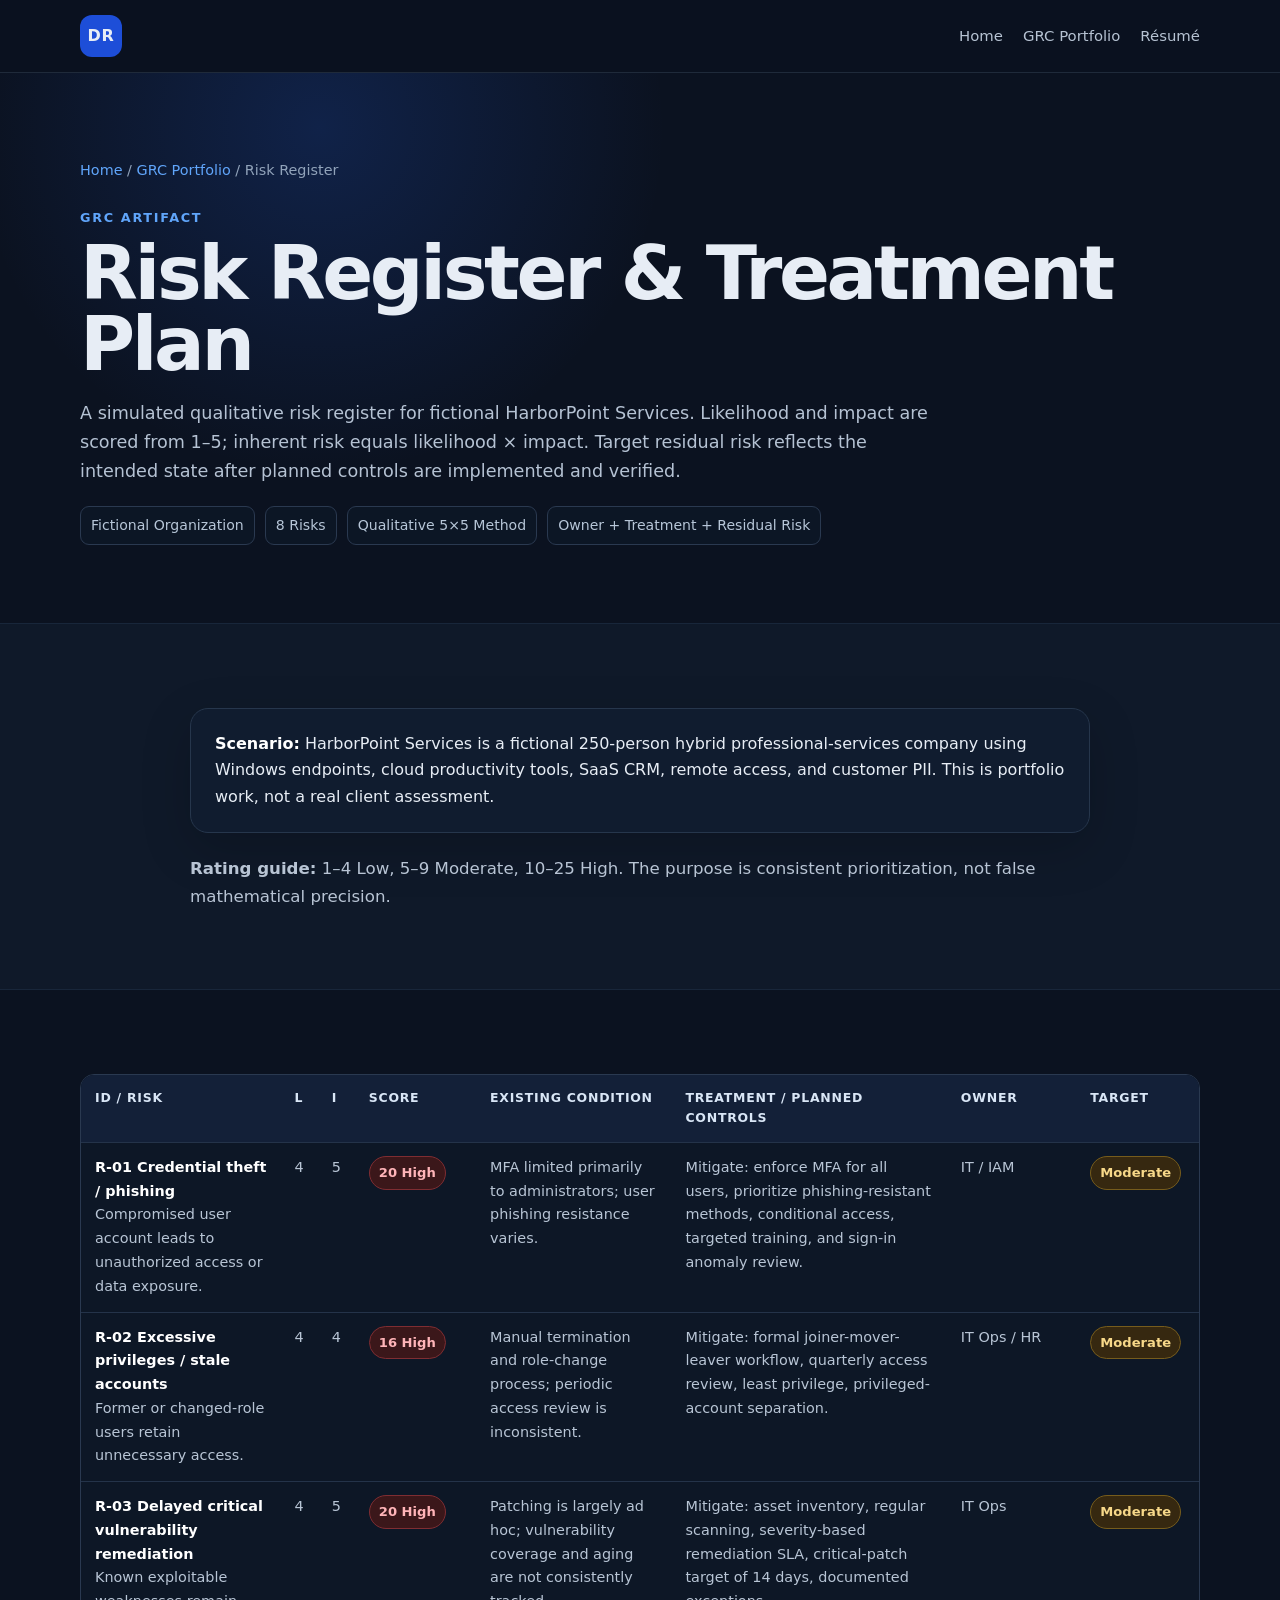
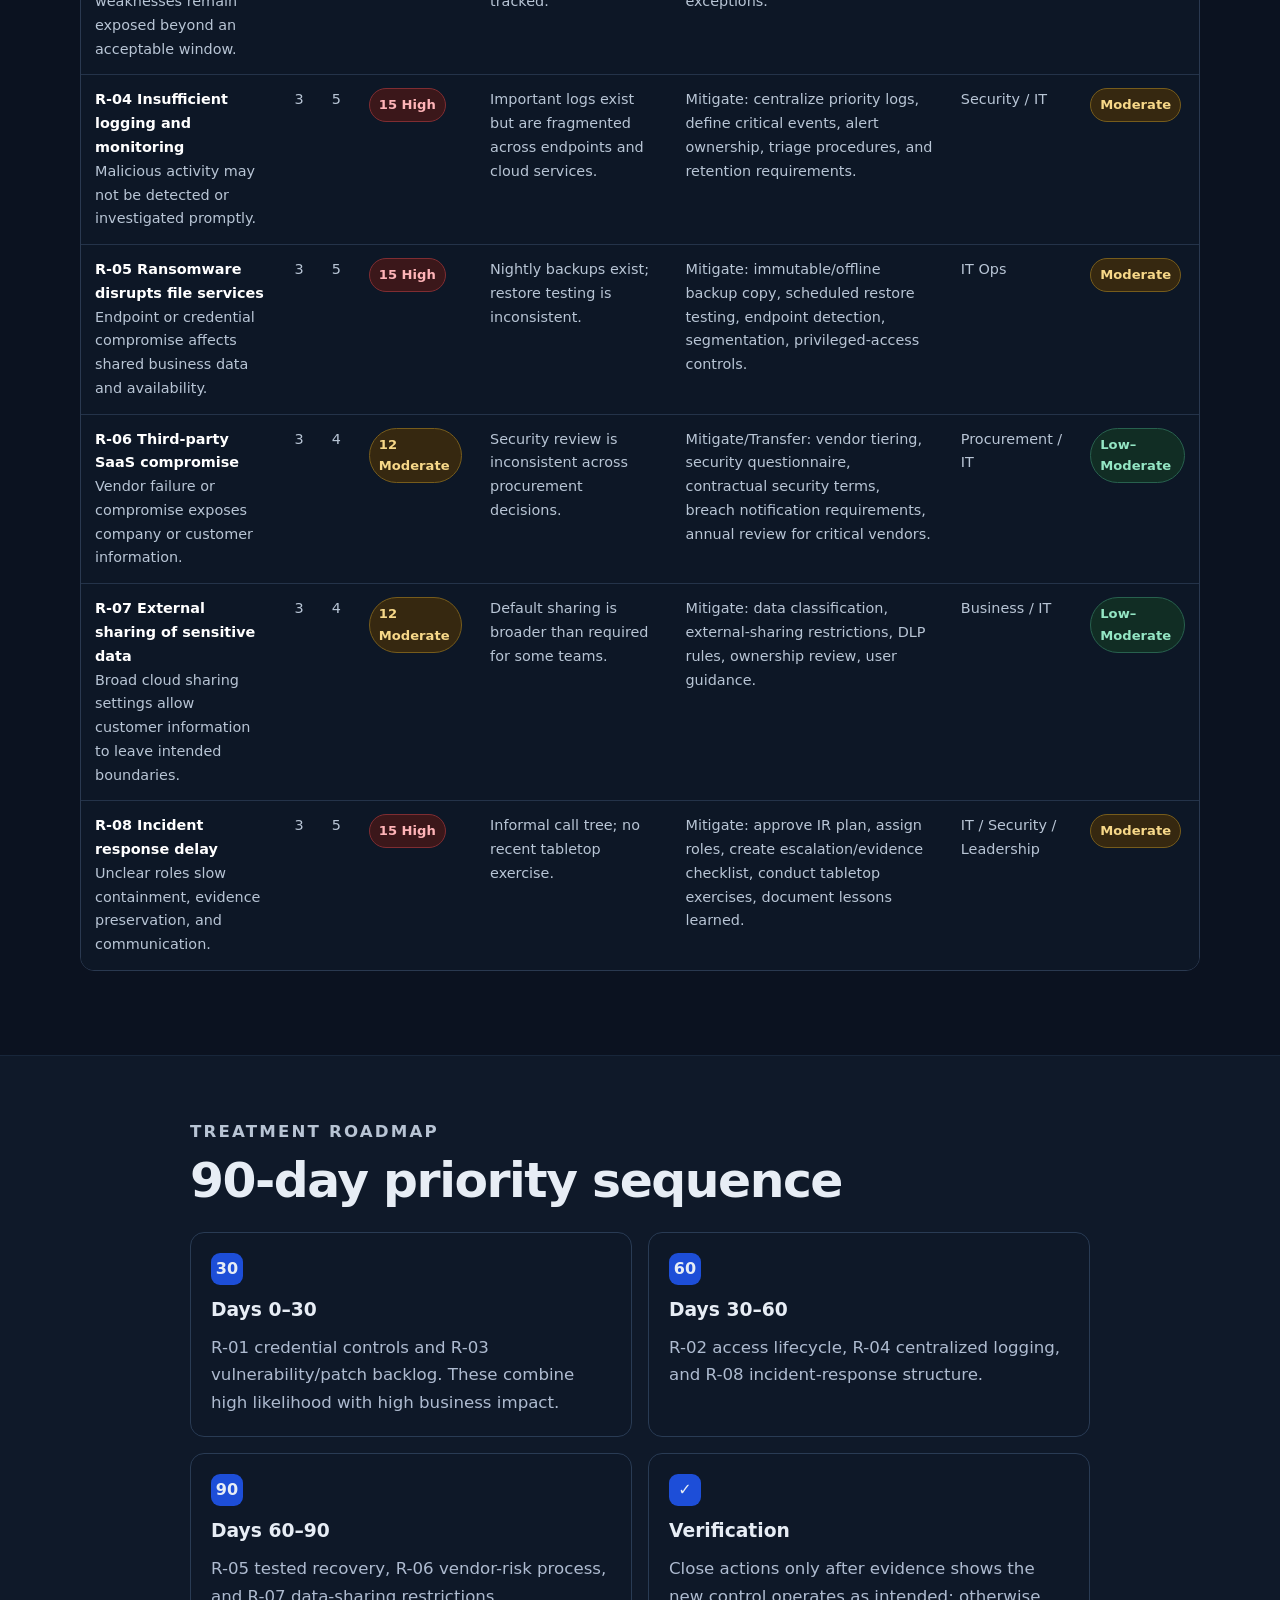
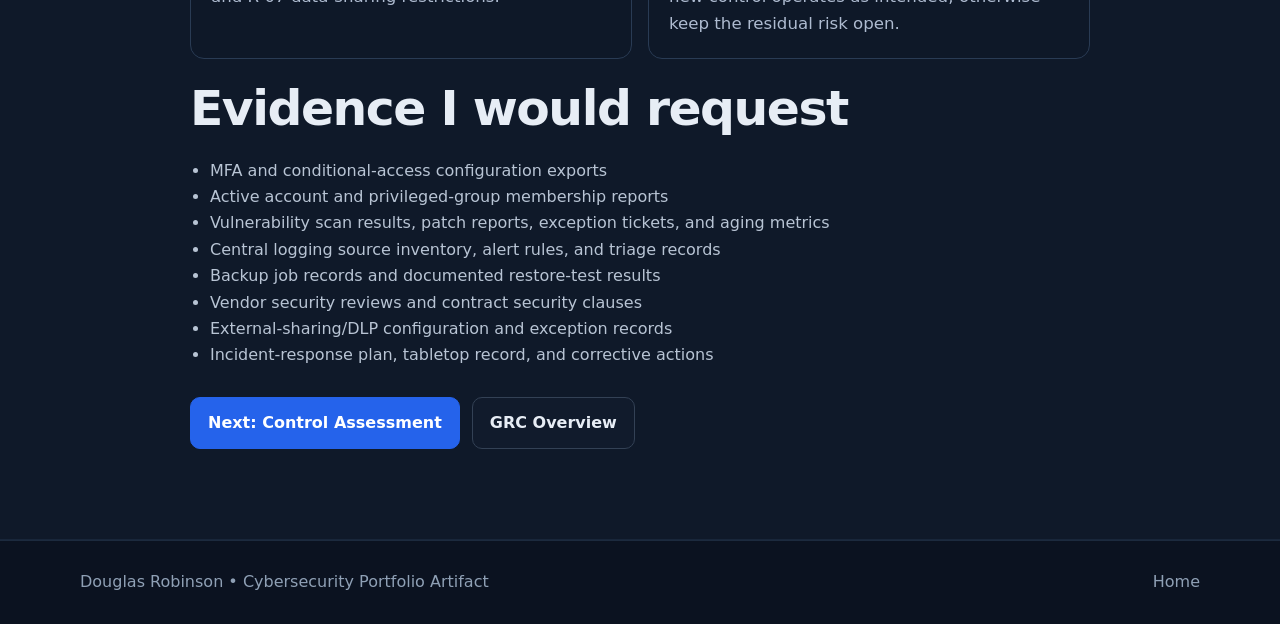
<file: artifacts/risk-register.html>
<!doctype html><html lang="en"><head><meta charset="utf-8"><meta name="viewport" content="width=device-width,initial-scale=1"><meta name="description" content="Sample cybersecurity risk register and treatment plan by Douglas Robinson."><title>Risk Register | Douglas Robinson</title><link rel="stylesheet" href="../styles.css"></head><body><header class="site-header"><div class="container nav-wrap"><a class="brand" href="../index.html">DR</a><nav class="nav"><a href="../index.html">Home</a><a href="../projects/grc.html">GRC Portfolio</a><a href="../resume.html">Résumé</a></nav></div></header><main><section class="page-hero"><div class="container"><div class="breadcrumb"><a href="../index.html">Home</a> / <a href="../projects/grc.html">GRC Portfolio</a> / Risk Register</div><p class="eyebrow">GRC Artifact</p><h1>Risk Register &amp; Treatment Plan</h1><p class="page-lead">A simulated qualitative risk register for fictional HarborPoint Services. Likelihood and impact are scored from 1–5; inherent risk equals likelihood × impact. Target residual risk reflects the intended state after planned controls are implemented and verified.</p><div class="artifact-meta"><span>Fictional Organization</span><span>8 Risks</span><span>Qualitative 5×5 Method</span><span>Owner + Treatment + Residual Risk</span></div></div></section><section class="content-block section-alt"><div class="container content-narrow"><div class="callout"><strong>Scenario:</strong> HarborPoint Services is a fictional 250-person hybrid professional-services company using Windows endpoints, cloud productivity tools, SaaS CRM, remote access, and customer PII. This is portfolio work, not a real client assessment.</div><p><strong>Rating guide:</strong> 1–4 Low, 5–9 Moderate, 10–25 High. The purpose is consistent prioritization, not false mathematical precision.</p></div></section><section class="content-block"><div class="container"><div class="table-wrap"><table class="artifact-table"><thead><tr><th>ID / Risk</th><th>L</th><th>I</th><th>Score</th><th>Existing Condition</th><th>Treatment / Planned Controls</th><th>Owner</th><th>Target</th></tr></thead><tbody><tr><td><strong>R-01 Credential theft / phishing</strong><br>Compromised user account leads to unauthorized access or data exposure.</td><td>4</td><td>5</td><td><span class="risk-badge risk-high">20 High</span></td><td>MFA limited primarily to administrators; user phishing resistance varies.</td><td>Mitigate: enforce MFA for all users, prioritize phishing-resistant methods, conditional access, targeted training, and sign-in anomaly review.</td><td>IT / IAM</td><td><span class="risk-badge risk-moderate">Moderate</span></td></tr><tr><td><strong>R-02 Excessive privileges / stale accounts</strong><br>Former or changed-role users retain unnecessary access.</td><td>4</td><td>4</td><td><span class="risk-badge risk-high">16 High</span></td><td>Manual termination and role-change process; periodic access review is inconsistent.</td><td>Mitigate: formal joiner-mover-leaver workflow, quarterly access review, least privilege, privileged-account separation.</td><td>IT Ops / HR</td><td><span class="risk-badge risk-moderate">Moderate</span></td></tr><tr><td><strong>R-03 Delayed critical vulnerability remediation</strong><br>Known exploitable weaknesses remain exposed beyond an acceptable window.</td><td>4</td><td>5</td><td><span class="risk-badge risk-high">20 High</span></td><td>Patching is largely ad hoc; vulnerability coverage and aging are not consistently tracked.</td><td>Mitigate: asset inventory, regular scanning, severity-based remediation SLA, critical-patch target of 14 days, documented exceptions.</td><td>IT Ops</td><td><span class="risk-badge risk-moderate">Moderate</span></td></tr><tr><td><strong>R-04 Insufficient logging and monitoring</strong><br>Malicious activity may not be detected or investigated promptly.</td><td>3</td><td>5</td><td><span class="risk-badge risk-high">15 High</span></td><td>Important logs exist but are fragmented across endpoints and cloud services.</td><td>Mitigate: centralize priority logs, define critical events, alert ownership, triage procedures, and retention requirements.</td><td>Security / IT</td><td><span class="risk-badge risk-moderate">Moderate</span></td></tr><tr><td><strong>R-05 Ransomware disrupts file services</strong><br>Endpoint or credential compromise affects shared business data and availability.</td><td>3</td><td>5</td><td><span class="risk-badge risk-high">15 High</span></td><td>Nightly backups exist; restore testing is inconsistent.</td><td>Mitigate: immutable/offline backup copy, scheduled restore testing, endpoint detection, segmentation, privileged-access controls.</td><td>IT Ops</td><td><span class="risk-badge risk-moderate">Moderate</span></td></tr><tr><td><strong>R-06 Third-party SaaS compromise</strong><br>Vendor failure or compromise exposes company or customer information.</td><td>3</td><td>4</td><td><span class="risk-badge risk-moderate">12 Moderate</span></td><td>Security review is inconsistent across procurement decisions.</td><td>Mitigate/Transfer: vendor tiering, security questionnaire, contractual security terms, breach notification requirements, annual review for critical vendors.</td><td>Procurement / IT</td><td><span class="risk-badge risk-low">Low–Moderate</span></td></tr><tr><td><strong>R-07 External sharing of sensitive data</strong><br>Broad cloud sharing settings allow customer information to leave intended boundaries.</td><td>3</td><td>4</td><td><span class="risk-badge risk-moderate">12 Moderate</span></td><td>Default sharing is broader than required for some teams.</td><td>Mitigate: data classification, external-sharing restrictions, DLP rules, ownership review, user guidance.</td><td>Business / IT</td><td><span class="risk-badge risk-low">Low–Moderate</span></td></tr><tr><td><strong>R-08 Incident response delay</strong><br>Unclear roles slow containment, evidence preservation, and communication.</td><td>3</td><td>5</td><td><span class="risk-badge risk-high">15 High</span></td><td>Informal call tree; no recent tabletop exercise.</td><td>Mitigate: approve IR plan, assign roles, create escalation/evidence checklist, conduct tabletop exercises, document lessons learned.</td><td>IT / Security / Leadership</td><td><span class="risk-badge risk-moderate">Moderate</span></td></tr></tbody></table></div></div></section><section class="content-block section-alt"><div class="container content-narrow"><p class="section-kicker">Treatment Roadmap</p><h2>90-day priority sequence</h2><div class="step-grid"><div class="step"><span class="step-number">30</span><h3>Days 0–30</h3><p>R-01 credential controls and R-03 vulnerability/patch backlog. These combine high likelihood with high business impact.</p></div><div class="step"><span class="step-number">60</span><h3>Days 30–60</h3><p>R-02 access lifecycle, R-04 centralized logging, and R-08 incident-response structure.</p></div><div class="step"><span class="step-number">90</span><h3>Days 60–90</h3><p>R-05 tested recovery, R-06 vendor-risk process, and R-07 data-sharing restrictions.</p></div><div class="step"><span class="step-number">✓</span><h3>Verification</h3><p>Close actions only after evidence shows the new control operates as intended; otherwise keep the residual risk open.</p></div></div><h2>Evidence I would request</h2><ul><li>MFA and conditional-access configuration exports</li><li>Active account and privileged-group membership reports</li><li>Vulnerability scan results, patch reports, exception tickets, and aging metrics</li><li>Central logging source inventory, alert rules, and triage records</li><li>Backup job records and documented restore-test results</li><li>Vendor security reviews and contract security clauses</li><li>External-sharing/DLP configuration and exception records</li><li>Incident-response plan, tabletop record, and corrective actions</li></ul><div class="cta-row"><a class="button button-primary" href="control-assessment.html">Next: Control Assessment</a><a class="button" href="../projects/grc.html">GRC Overview</a></div></div></section></main><footer class="footer"><div class="container footer-wrap"><span>Douglas Robinson • Cybersecurity Portfolio Artifact</span><a href="../index.html">Home</a></div></footer></body></html>
</file>
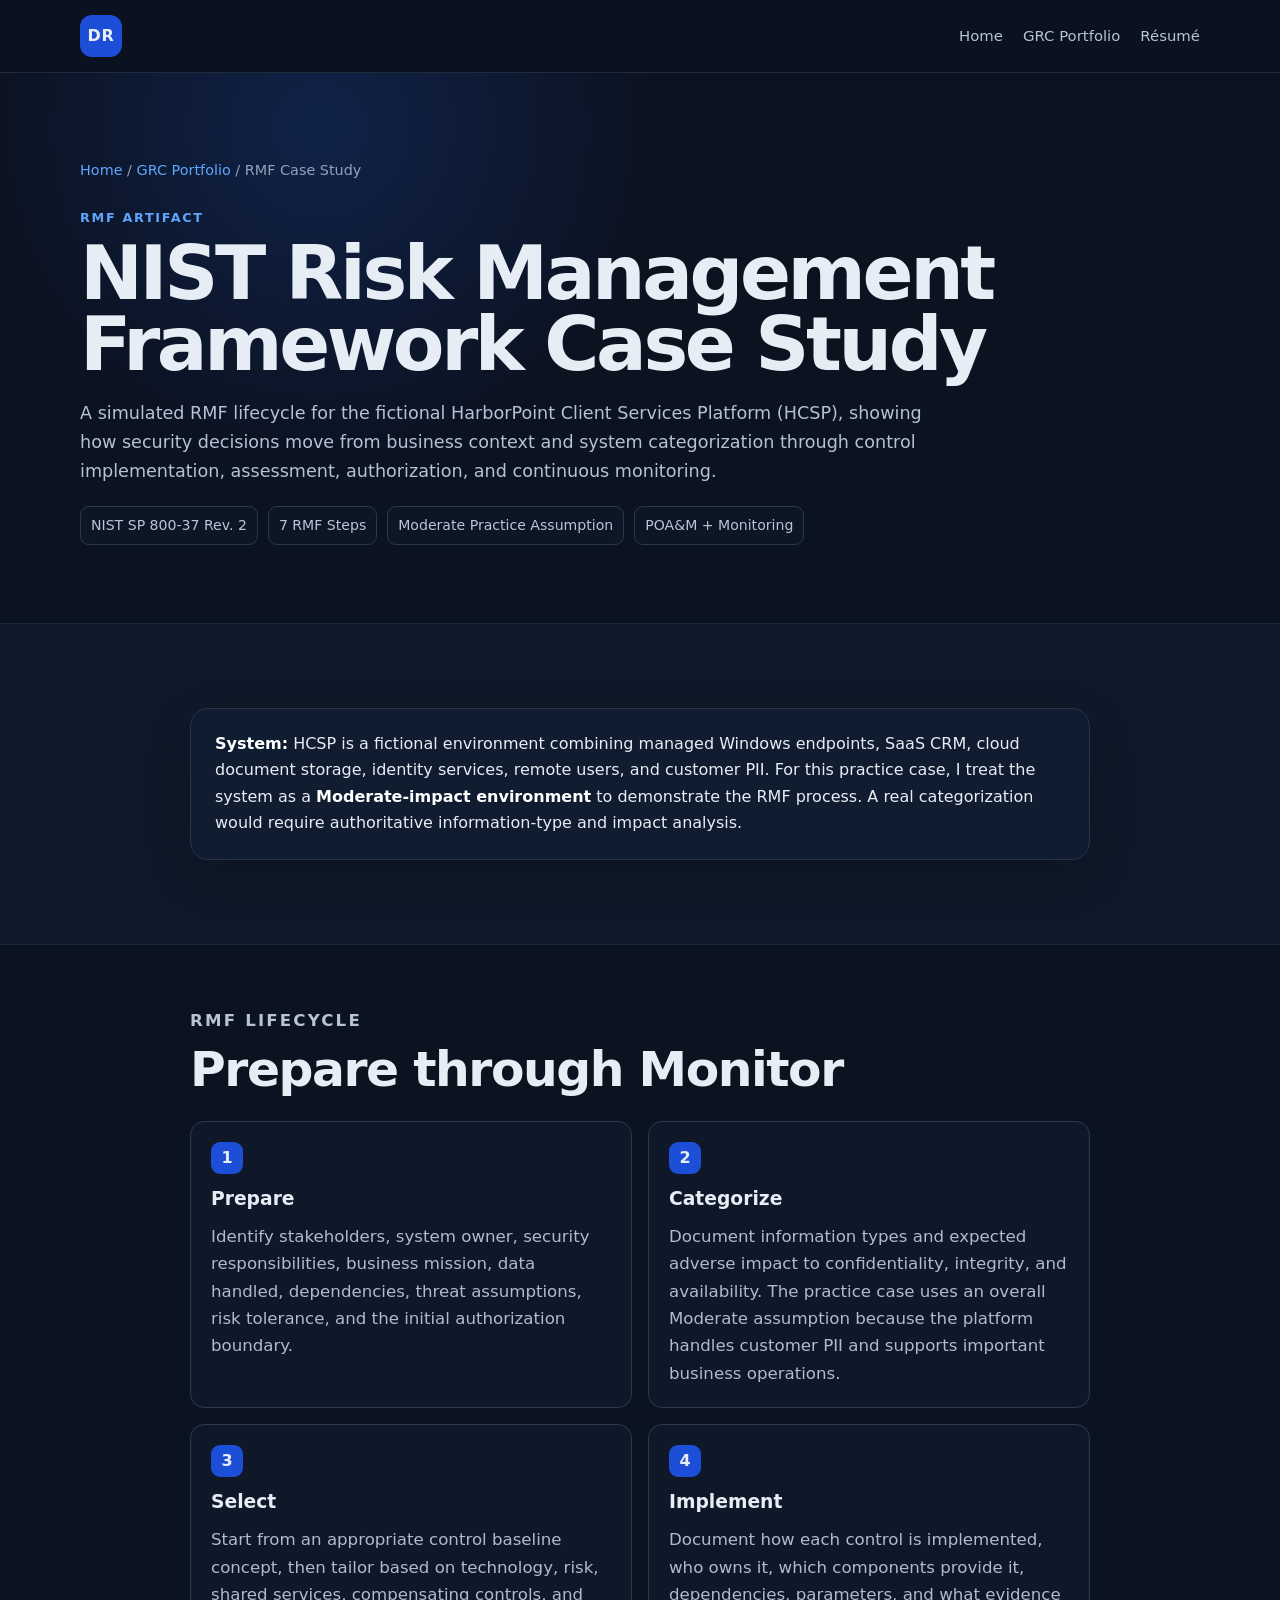
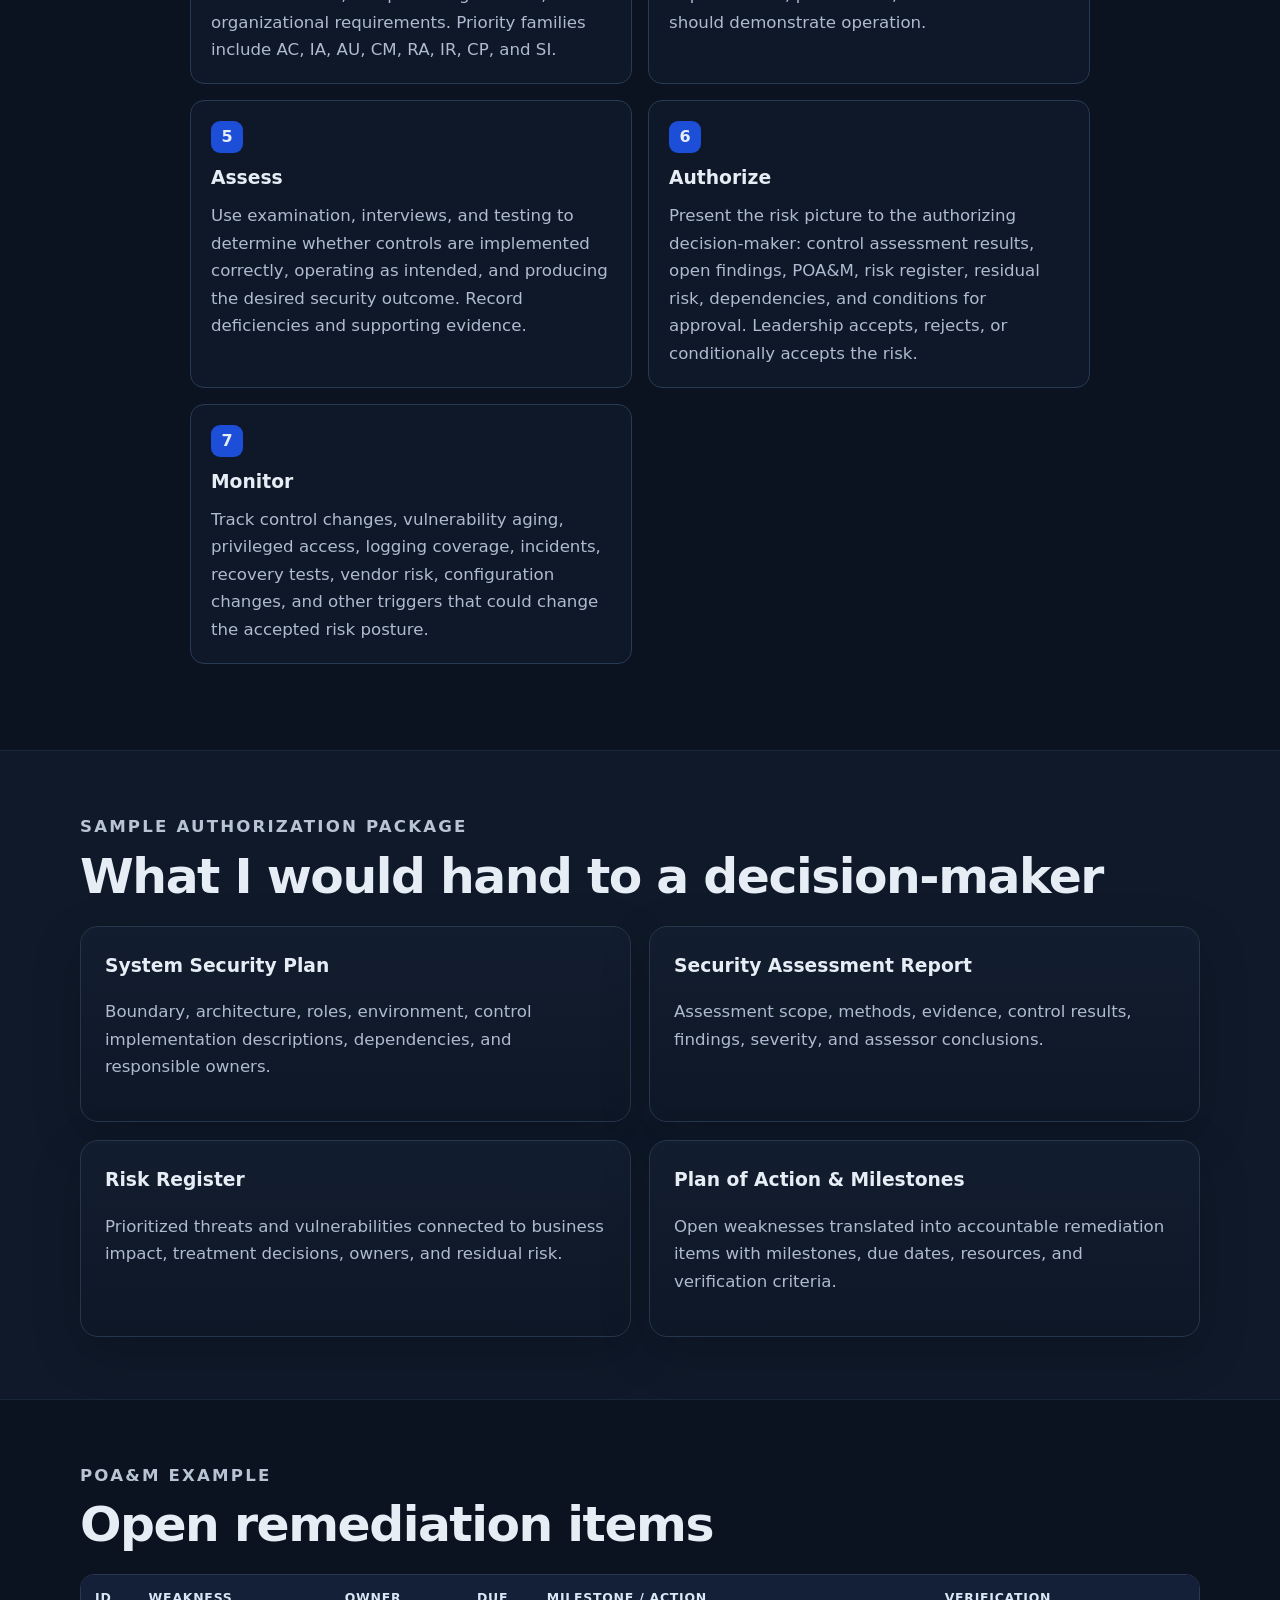
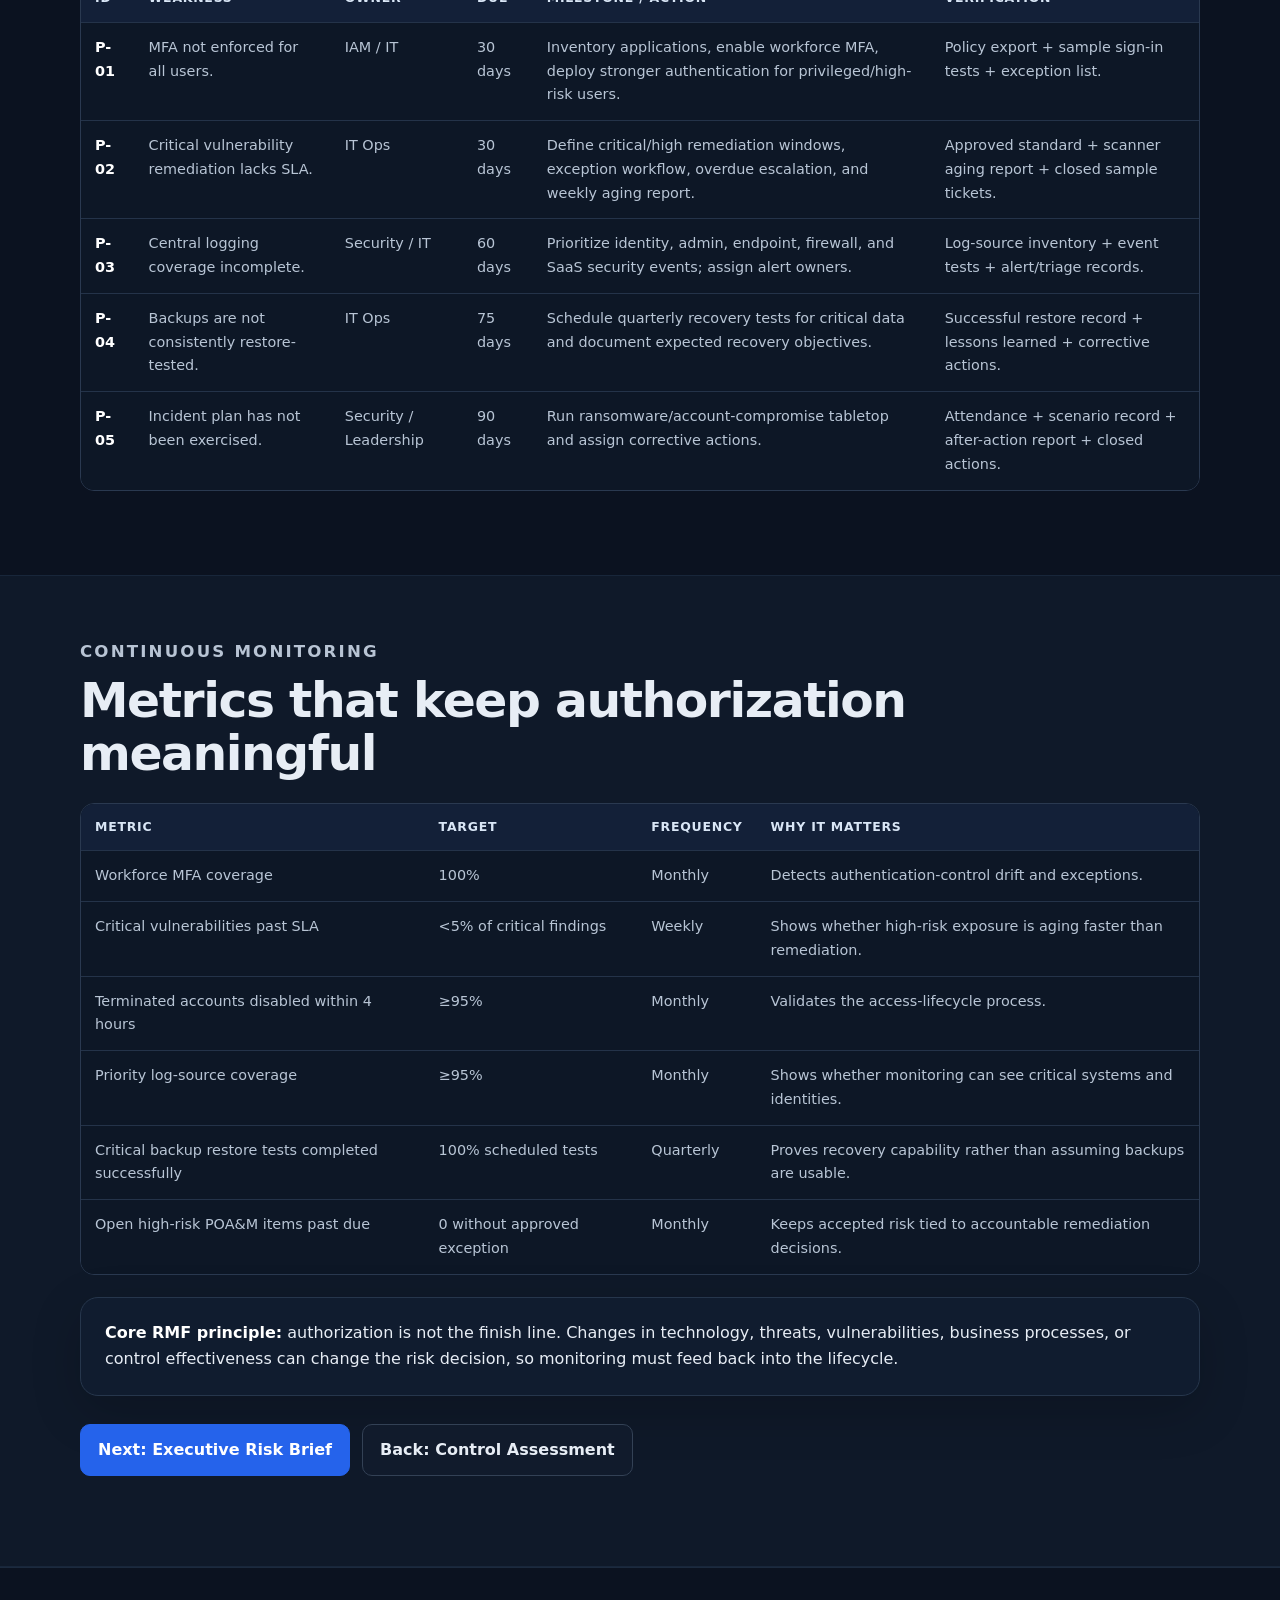
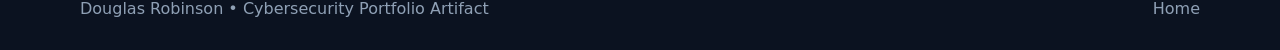
<file: artifacts/rmf-case-study.html>
<!doctype html><html lang="en"><head><meta charset="utf-8"><meta name="viewport" content="width=device-width,initial-scale=1"><meta name="description" content="NIST Risk Management Framework case study by Douglas Robinson."><title>RMF Case Study | Douglas Robinson</title><link rel="stylesheet" href="../styles.css"></head><body><header class="site-header"><div class="container nav-wrap"><a class="brand" href="../index.html">DR</a><nav class="nav"><a href="../index.html">Home</a><a href="../projects/grc.html">GRC Portfolio</a><a href="../resume.html">Résumé</a></nav></div></header><main><section class="page-hero"><div class="container"><div class="breadcrumb"><a href="../index.html">Home</a> / <a href="../projects/grc.html">GRC Portfolio</a> / RMF Case Study</div><p class="eyebrow">RMF Artifact</p><h1>NIST Risk Management Framework Case Study</h1><p class="page-lead">A simulated RMF lifecycle for the fictional HarborPoint Client Services Platform (HCSP), showing how security decisions move from business context and system categorization through control implementation, assessment, authorization, and continuous monitoring.</p><div class="artifact-meta"><span>NIST SP 800-37 Rev. 2</span><span>7 RMF Steps</span><span>Moderate Practice Assumption</span><span>POA&amp;M + Monitoring</span></div></div></section><section class="content-block section-alt"><div class="container content-narrow"><div class="callout"><strong>System:</strong> HCSP is a fictional environment combining managed Windows endpoints, SaaS CRM, cloud document storage, identity services, remote users, and customer PII. For this practice case, I treat the system as a <strong>Moderate-impact environment</strong> to demonstrate the RMF process. A real categorization would require authoritative information-type and impact analysis.</div></div></section><section class="content-block"><div class="container content-narrow"><p class="section-kicker">RMF Lifecycle</p><h2>Prepare through Monitor</h2><div class="step-grid"><div class="step"><span class="step-number">1</span><h3>Prepare</h3><p>Identify stakeholders, system owner, security responsibilities, business mission, data handled, dependencies, threat assumptions, risk tolerance, and the initial authorization boundary.</p></div><div class="step"><span class="step-number">2</span><h3>Categorize</h3><p>Document information types and expected adverse impact to confidentiality, integrity, and availability. The practice case uses an overall Moderate assumption because the platform handles customer PII and supports important business operations.</p></div><div class="step"><span class="step-number">3</span><h3>Select</h3><p>Start from an appropriate control baseline concept, then tailor based on technology, risk, shared services, compensating controls, and organizational requirements. Priority families include AC, IA, AU, CM, RA, IR, CP, and SI.</p></div><div class="step"><span class="step-number">4</span><h3>Implement</h3><p>Document how each control is implemented, who owns it, which components provide it, dependencies, parameters, and what evidence should demonstrate operation.</p></div><div class="step"><span class="step-number">5</span><h3>Assess</h3><p>Use examination, interviews, and testing to determine whether controls are implemented correctly, operating as intended, and producing the desired security outcome. Record deficiencies and supporting evidence.</p></div><div class="step"><span class="step-number">6</span><h3>Authorize</h3><p>Present the risk picture to the authorizing decision-maker: control assessment results, open findings, POA&amp;M, risk register, residual risk, dependencies, and conditions for approval. Leadership accepts, rejects, or conditionally accepts the risk.</p></div><div class="step"><span class="step-number">7</span><h3>Monitor</h3><p>Track control changes, vulnerability aging, privileged access, logging coverage, incidents, recovery tests, vendor risk, configuration changes, and other triggers that could change the accepted risk posture.</p></div></div></div></section><section class="content-block section-alt"><div class="container"><p class="section-kicker">Sample Authorization Package</p><h2>What I would hand to a decision-maker</h2><div class="artifact-grid"><article class="artifact-card"><h3>System Security Plan</h3><p>Boundary, architecture, roles, environment, control implementation descriptions, dependencies, and responsible owners.</p></article><article class="artifact-card"><h3>Security Assessment Report</h3><p>Assessment scope, methods, evidence, control results, findings, severity, and assessor conclusions.</p></article><article class="artifact-card"><h3>Risk Register</h3><p>Prioritized threats and vulnerabilities connected to business impact, treatment decisions, owners, and residual risk.</p></article><article class="artifact-card"><h3>Plan of Action &amp; Milestones</h3><p>Open weaknesses translated into accountable remediation items with milestones, due dates, resources, and verification criteria.</p></article></div></div></section><section class="content-block"><div class="container"><p class="section-kicker">POA&amp;M Example</p><h2>Open remediation items</h2><div class="table-wrap"><table class="artifact-table"><thead><tr><th>ID</th><th>Weakness</th><th>Owner</th><th>Due</th><th>Milestone / Action</th><th>Verification</th></tr></thead><tbody><tr><td><strong>P-01</strong></td><td>MFA not enforced for all users.</td><td>IAM / IT</td><td>30 days</td><td>Inventory applications, enable workforce MFA, deploy stronger authentication for privileged/high-risk users.</td><td>Policy export + sample sign-in tests + exception list.</td></tr><tr><td><strong>P-02</strong></td><td>Critical vulnerability remediation lacks SLA.</td><td>IT Ops</td><td>30 days</td><td>Define critical/high remediation windows, exception workflow, overdue escalation, and weekly aging report.</td><td>Approved standard + scanner aging report + closed sample tickets.</td></tr><tr><td><strong>P-03</strong></td><td>Central logging coverage incomplete.</td><td>Security / IT</td><td>60 days</td><td>Prioritize identity, admin, endpoint, firewall, and SaaS security events; assign alert owners.</td><td>Log-source inventory + event tests + alert/triage records.</td></tr><tr><td><strong>P-04</strong></td><td>Backups are not consistently restore-tested.</td><td>IT Ops</td><td>75 days</td><td>Schedule quarterly recovery tests for critical data and document expected recovery objectives.</td><td>Successful restore record + lessons learned + corrective actions.</td></tr><tr><td><strong>P-05</strong></td><td>Incident plan has not been exercised.</td><td>Security / Leadership</td><td>90 days</td><td>Run ransomware/account-compromise tabletop and assign corrective actions.</td><td>Attendance + scenario record + after-action report + closed actions.</td></tr></tbody></table></div></div></section><section class="content-block section-alt"><div class="container"><p class="section-kicker">Continuous Monitoring</p><h2>Metrics that keep authorization meaningful</h2><div class="table-wrap"><table class="artifact-table"><thead><tr><th>Metric</th><th>Target</th><th>Frequency</th><th>Why It Matters</th></tr></thead><tbody><tr><td>Workforce MFA coverage</td><td>100%</td><td>Monthly</td><td>Detects authentication-control drift and exceptions.</td></tr><tr><td>Critical vulnerabilities past SLA</td><td>&lt;5% of critical findings</td><td>Weekly</td><td>Shows whether high-risk exposure is aging faster than remediation.</td></tr><tr><td>Terminated accounts disabled within 4 hours</td><td>≥95%</td><td>Monthly</td><td>Validates the access-lifecycle process.</td></tr><tr><td>Priority log-source coverage</td><td>≥95%</td><td>Monthly</td><td>Shows whether monitoring can see critical systems and identities.</td></tr><tr><td>Critical backup restore tests completed successfully</td><td>100% scheduled tests</td><td>Quarterly</td><td>Proves recovery capability rather than assuming backups are usable.</td></tr><tr><td>Open high-risk POA&amp;M items past due</td><td>0 without approved exception</td><td>Monthly</td><td>Keeps accepted risk tied to accountable remediation decisions.</td></tr></tbody></table></div><div class="callout"><strong>Core RMF principle:</strong> authorization is not the finish line. Changes in technology, threats, vulnerabilities, business processes, or control effectiveness can change the risk decision, so monitoring must feed back into the lifecycle.</div><div class="cta-row"><a class="button button-primary" href="executive-risk-brief.html">Next: Executive Risk Brief</a><a class="button" href="control-assessment.html">Back: Control Assessment</a></div></div></section></main><footer class="footer"><div class="container footer-wrap"><span>Douglas Robinson • Cybersecurity Portfolio Artifact</span><a href="../index.html">Home</a></div></footer></body></html>
</file>
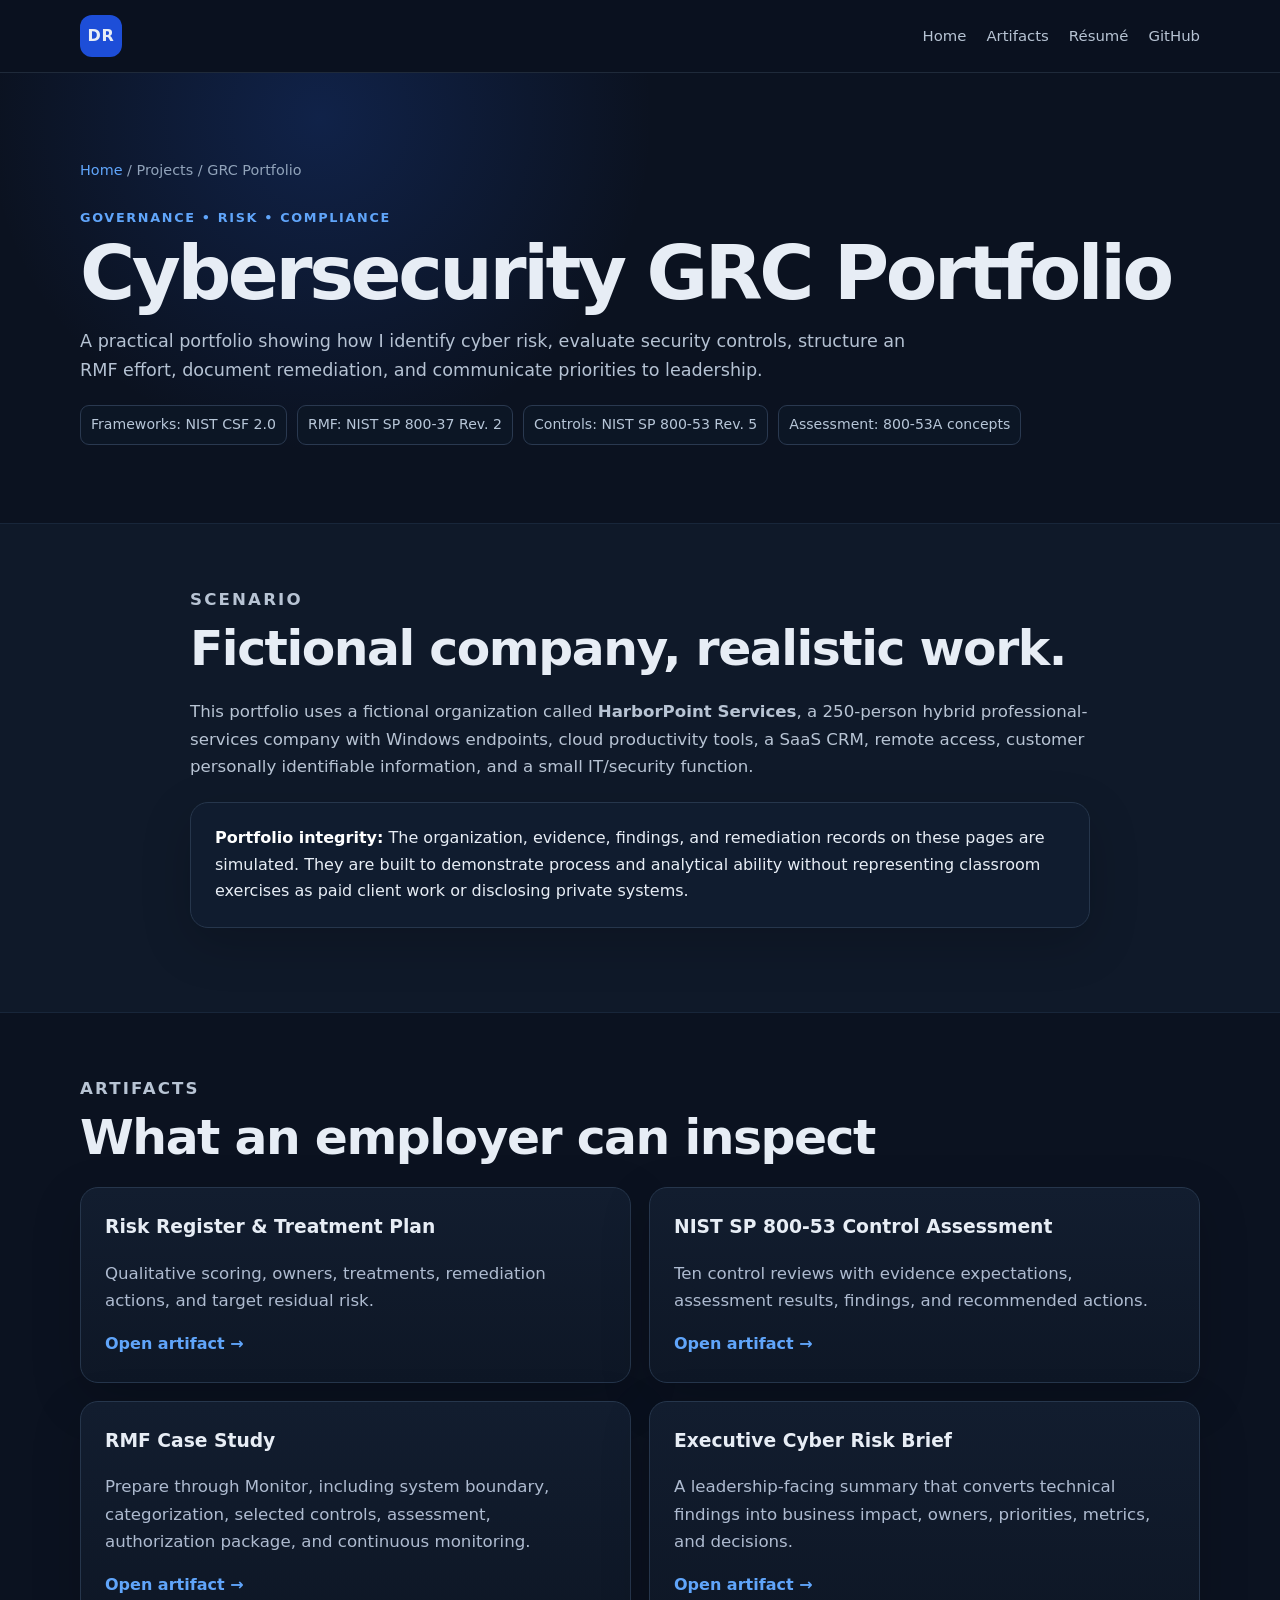
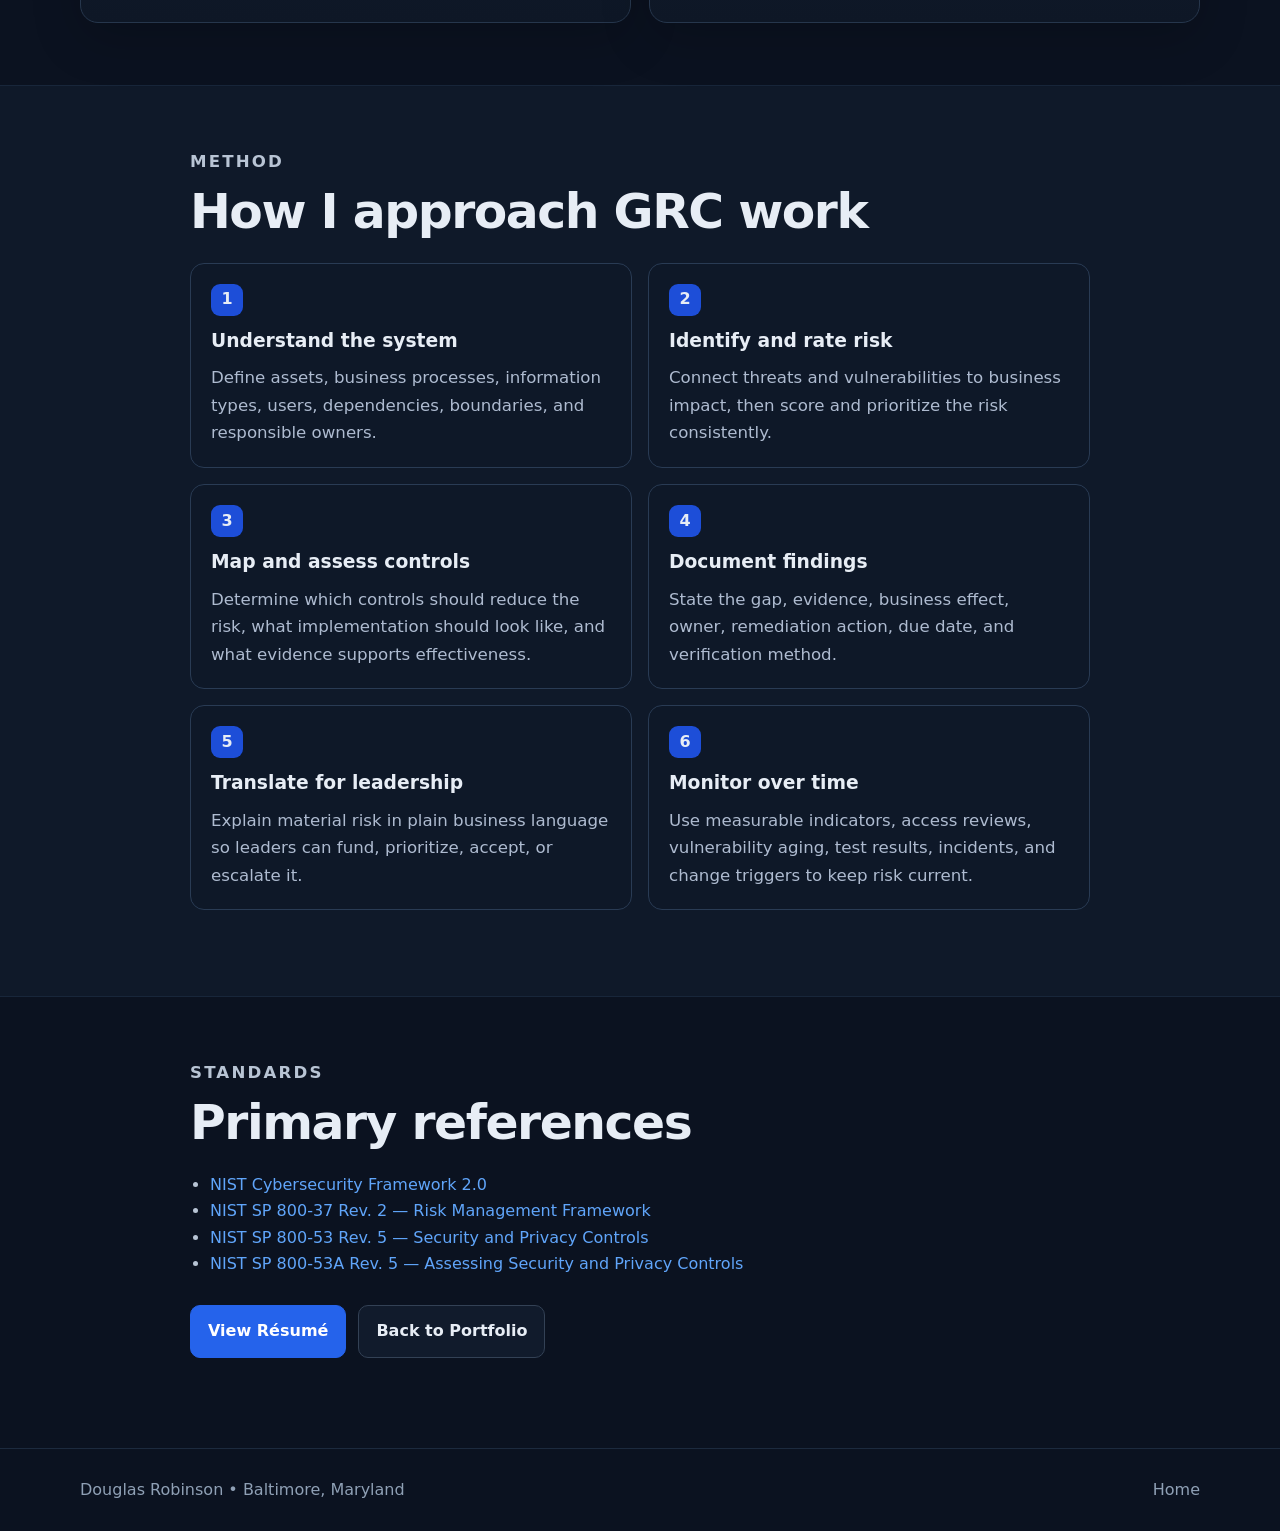
<file: projects/grc.html>
<!doctype html><html lang="en"><head><meta charset="utf-8"><meta name="viewport" content="width=device-width,initial-scale=1"><meta name="description" content="Douglas Robinson GRC portfolio overview using NIST CSF, RMF, SP 800-53, and practical risk artifacts."><title>GRC Portfolio | Douglas Robinson</title><link rel="stylesheet" href="../styles.css"></head><body><header class="site-header"><div class="container nav-wrap"><a class="brand" href="../index.html">DR</a><nav class="nav"><a href="../index.html">Home</a><a href="#artifacts">Artifacts</a><a href="../resume.html">Résumé</a><a href="https://github.com/djdouge" target="_blank" rel="noopener noreferrer">GitHub</a></nav></div></header><main><section class="page-hero"><div class="container"><div class="breadcrumb"><a href="../index.html">Home</a> / Projects / GRC Portfolio</div><p class="eyebrow">Governance • Risk • Compliance</p><h1>Cybersecurity GRC Portfolio</h1><p class="page-lead">A practical portfolio showing how I identify cyber risk, evaluate security controls, structure an RMF effort, document remediation, and communicate priorities to leadership.</p><div class="artifact-meta"><span>Frameworks: NIST CSF 2.0</span><span>RMF: NIST SP 800-37 Rev. 2</span><span>Controls: NIST SP 800-53 Rev. 5</span><span>Assessment: 800-53A concepts</span></div></div></section><section class="content-block section-alt"><div class="container content-narrow"><p class="section-kicker">Scenario</p><h2>Fictional company, realistic work.</h2><p>This portfolio uses a fictional organization called <strong>HarborPoint Services</strong>, a 250-person hybrid professional-services company with Windows endpoints, cloud productivity tools, a SaaS CRM, remote access, customer personally identifiable information, and a small IT/security function.</p><div class="callout"><strong>Portfolio integrity:</strong> The organization, evidence, findings, and remediation records on these pages are simulated. They are built to demonstrate process and analytical ability without representing classroom exercises as paid client work or disclosing private systems.</div></div></section><section id="artifacts" class="content-block"><div class="container"><p class="section-kicker">Artifacts</p><h2>What an employer can inspect</h2><div class="artifact-grid"><article class="artifact-card"><h3>Risk Register &amp; Treatment Plan</h3><p>Qualitative scoring, owners, treatments, remediation actions, and target residual risk.</p><a class="text-link" href="../artifacts/risk-register.html">Open artifact →</a></article><article class="artifact-card"><h3>NIST SP 800-53 Control Assessment</h3><p>Ten control reviews with evidence expectations, assessment results, findings, and recommended actions.</p><a class="text-link" href="../artifacts/control-assessment.html">Open artifact →</a></article><article class="artifact-card"><h3>RMF Case Study</h3><p>Prepare through Monitor, including system boundary, categorization, selected controls, assessment, authorization package, and continuous monitoring.</p><a class="text-link" href="../artifacts/rmf-case-study.html">Open artifact →</a></article><article class="artifact-card"><h3>Executive Cyber Risk Brief</h3><p>A leadership-facing summary that converts technical findings into business impact, owners, priorities, metrics, and decisions.</p><a class="text-link" href="../artifacts/executive-risk-brief.html">Open artifact →</a></article></div></div></section><section class="content-block section-alt"><div class="container content-narrow"><p class="section-kicker">Method</p><h2>How I approach GRC work</h2><div class="step-grid"><div class="step"><span class="step-number">1</span><h3>Understand the system</h3><p>Define assets, business processes, information types, users, dependencies, boundaries, and responsible owners.</p></div><div class="step"><span class="step-number">2</span><h3>Identify and rate risk</h3><p>Connect threats and vulnerabilities to business impact, then score and prioritize the risk consistently.</p></div><div class="step"><span class="step-number">3</span><h3>Map and assess controls</h3><p>Determine which controls should reduce the risk, what implementation should look like, and what evidence supports effectiveness.</p></div><div class="step"><span class="step-number">4</span><h3>Document findings</h3><p>State the gap, evidence, business effect, owner, remediation action, due date, and verification method.</p></div><div class="step"><span class="step-number">5</span><h3>Translate for leadership</h3><p>Explain material risk in plain business language so leaders can fund, prioritize, accept, or escalate it.</p></div><div class="step"><span class="step-number">6</span><h3>Monitor over time</h3><p>Use measurable indicators, access reviews, vulnerability aging, test results, incidents, and change triggers to keep risk current.</p></div></div></div></section><section class="content-block"><div class="container content-narrow"><p class="section-kicker">Standards</p><h2>Primary references</h2><ul class="source-list"><li><a href="https://www.nist.gov/cyberframework" target="_blank" rel="noopener noreferrer">NIST Cybersecurity Framework 2.0</a></li><li><a href="https://csrc.nist.gov/pubs/sp/800/37/r2/final" target="_blank" rel="noopener noreferrer">NIST SP 800-37 Rev. 2 — Risk Management Framework</a></li><li><a href="https://csrc.nist.gov/pubs/sp/800/53/r5/upd1/final" target="_blank" rel="noopener noreferrer">NIST SP 800-53 Rev. 5 — Security and Privacy Controls</a></li><li><a href="https://csrc.nist.gov/pubs/sp/800/53/a/r5/final" target="_blank" rel="noopener noreferrer">NIST SP 800-53A Rev. 5 — Assessing Security and Privacy Controls</a></li></ul><div class="cta-row"><a class="button button-primary" href="../resume.html">View Résumé</a><a class="button" href="../index.html#portfolio">Back to Portfolio</a></div></div></section></main><footer class="footer"><div class="container footer-wrap"><span>Douglas Robinson • Baltimore, Maryland</span><a href="../index.html">Home</a></div></footer></body></html>
</file>
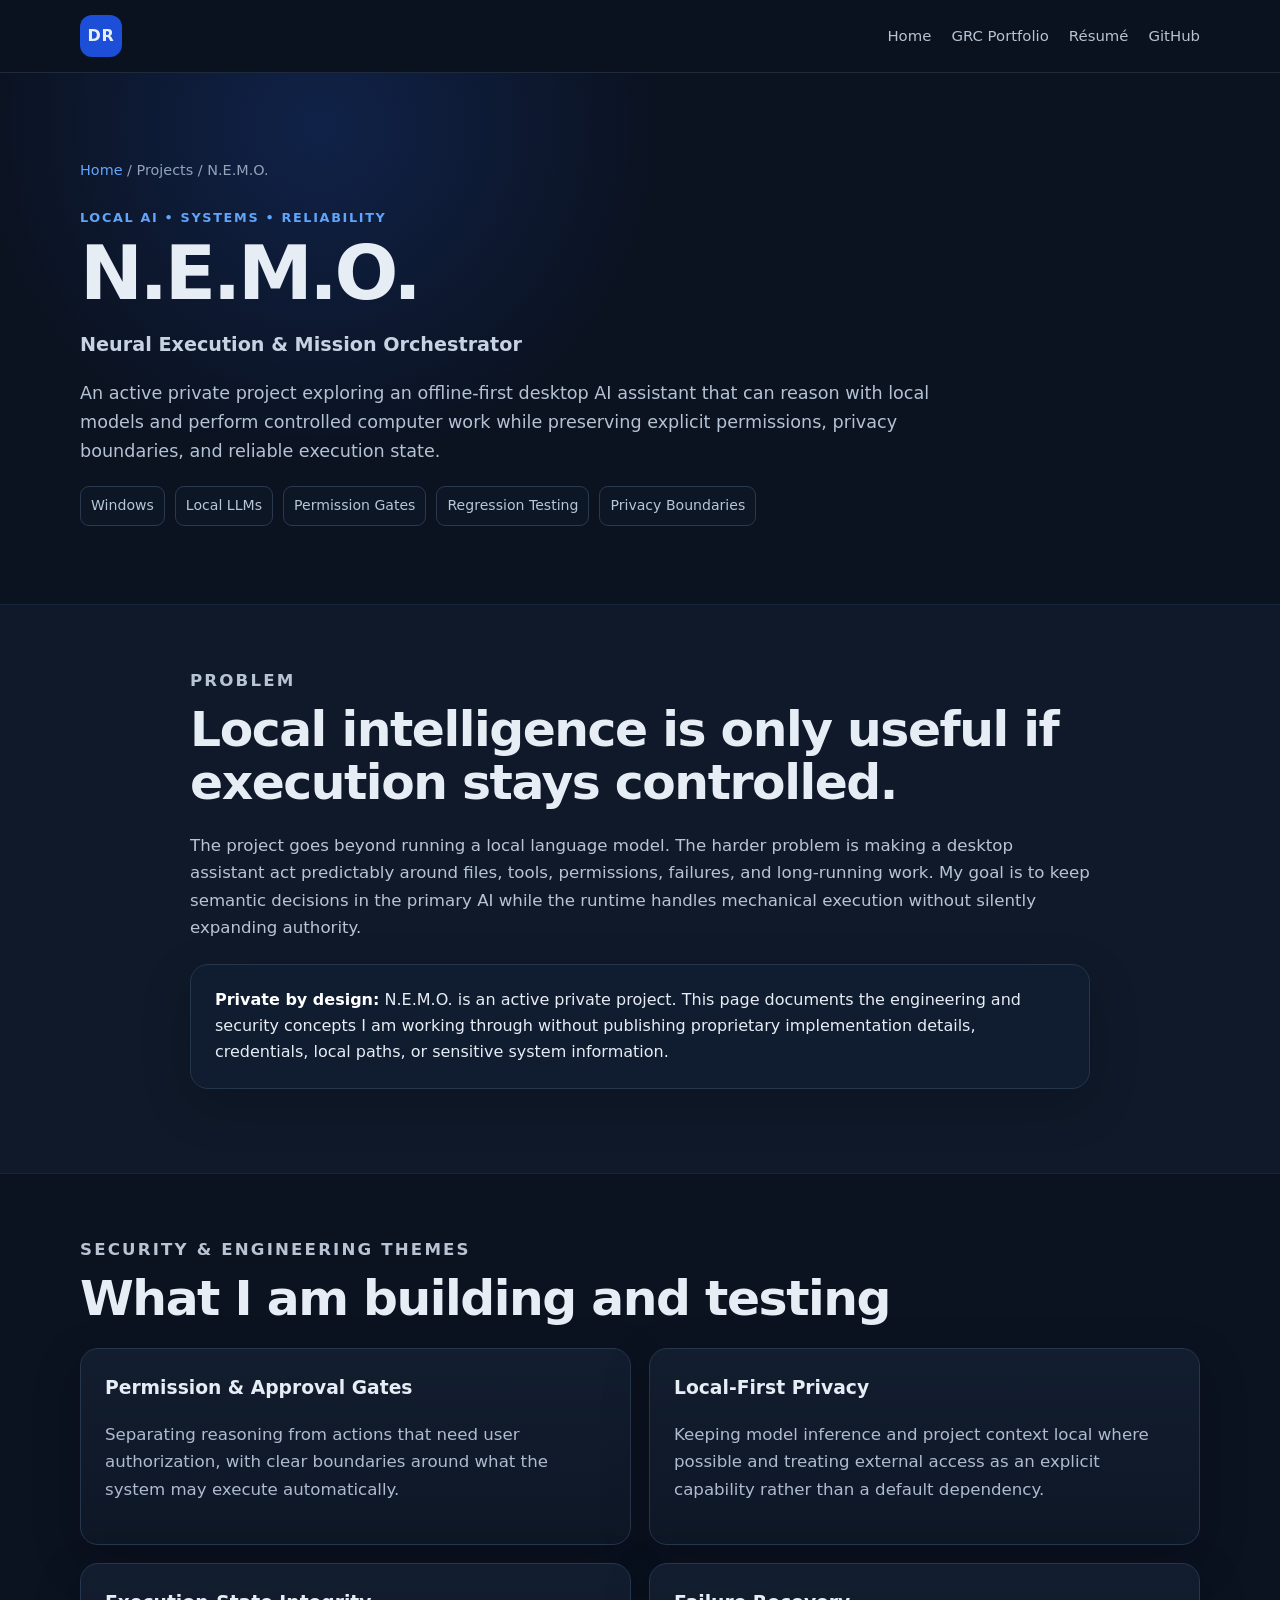
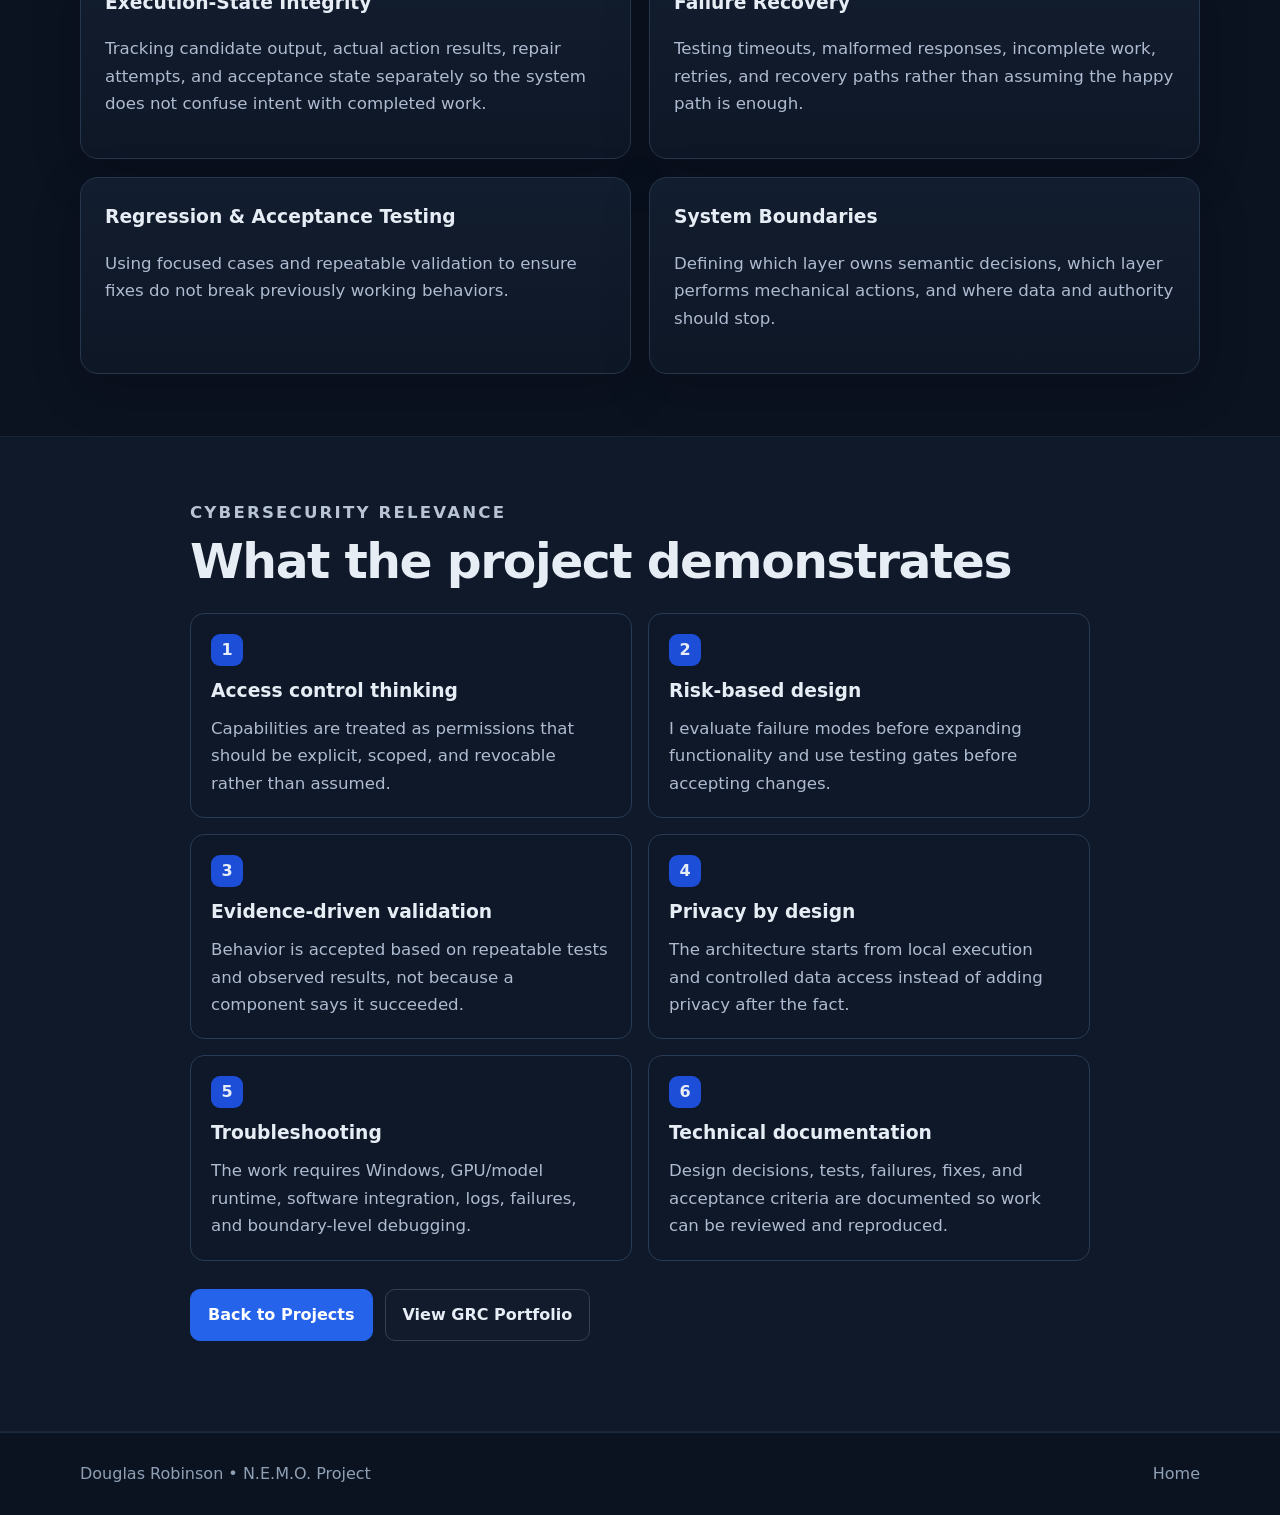
<file: projects/nemo.html>
<!doctype html><html lang="en"><head><meta charset="utf-8"><meta name="viewport" content="width=device-width,initial-scale=1"><meta name="description" content="N.E.M.O. local-first AI project case study by Douglas Robinson."><title>N.E.M.O. Project | Douglas Robinson</title><link rel="stylesheet" href="../styles.css"></head><body><header class="site-header"><div class="container nav-wrap"><a class="brand" href="../index.html">DR</a><nav class="nav"><a href="../index.html">Home</a><a href="grc.html">GRC Portfolio</a><a href="../resume.html">Résumé</a><a href="https://github.com/djdouge" target="_blank" rel="noopener noreferrer">GitHub</a></nav></div></header><main><section class="page-hero"><div class="container"><div class="breadcrumb"><a href="../index.html">Home</a> / Projects / N.E.M.O.</div><p class="eyebrow">Local AI • Systems • Reliability</p><h1>N.E.M.O.</h1><p class="hero-title">Neural Execution &amp; Mission Orchestrator</p><p class="page-lead">An active private project exploring an offline-first desktop AI assistant that can reason with local models and perform controlled computer work while preserving explicit permissions, privacy boundaries, and reliable execution state.</p><div class="artifact-meta"><span>Windows</span><span>Local LLMs</span><span>Permission Gates</span><span>Regression Testing</span><span>Privacy Boundaries</span></div></div></section><section class="content-block section-alt"><div class="container content-narrow"><p class="section-kicker">Problem</p><h2>Local intelligence is only useful if execution stays controlled.</h2><p>The project goes beyond running a local language model. The harder problem is making a desktop assistant act predictably around files, tools, permissions, failures, and long-running work. My goal is to keep semantic decisions in the primary AI while the runtime handles mechanical execution without silently expanding authority.</p><div class="callout"><strong>Private by design:</strong> N.E.M.O. is an active private project. This page documents the engineering and security concepts I am working through without publishing proprietary implementation details, credentials, local paths, or sensitive system information.</div></div></section><section class="content-block"><div class="container"><p class="section-kicker">Security &amp; Engineering Themes</p><h2>What I am building and testing</h2><div class="artifact-grid"><article class="artifact-card"><h3>Permission &amp; Approval Gates</h3><p>Separating reasoning from actions that need user authorization, with clear boundaries around what the system may execute automatically.</p></article><article class="artifact-card"><h3>Local-First Privacy</h3><p>Keeping model inference and project context local where possible and treating external access as an explicit capability rather than a default dependency.</p></article><article class="artifact-card"><h3>Execution-State Integrity</h3><p>Tracking candidate output, actual action results, repair attempts, and acceptance state separately so the system does not confuse intent with completed work.</p></article><article class="artifact-card"><h3>Failure Recovery</h3><p>Testing timeouts, malformed responses, incomplete work, retries, and recovery paths rather than assuming the happy path is enough.</p></article><article class="artifact-card"><h3>Regression &amp; Acceptance Testing</h3><p>Using focused cases and repeatable validation to ensure fixes do not break previously working behaviors.</p></article><article class="artifact-card"><h3>System Boundaries</h3><p>Defining which layer owns semantic decisions, which layer performs mechanical actions, and where data and authority should stop.</p></article></div></div></section><section class="content-block section-alt"><div class="container content-narrow"><p class="section-kicker">Cybersecurity Relevance</p><h2>What the project demonstrates</h2><div class="step-grid"><div class="step"><span class="step-number">1</span><h3>Access control thinking</h3><p>Capabilities are treated as permissions that should be explicit, scoped, and revocable rather than assumed.</p></div><div class="step"><span class="step-number">2</span><h3>Risk-based design</h3><p>I evaluate failure modes before expanding functionality and use testing gates before accepting changes.</p></div><div class="step"><span class="step-number">3</span><h3>Evidence-driven validation</h3><p>Behavior is accepted based on repeatable tests and observed results, not because a component says it succeeded.</p></div><div class="step"><span class="step-number">4</span><h3>Privacy by design</h3><p>The architecture starts from local execution and controlled data access instead of adding privacy after the fact.</p></div><div class="step"><span class="step-number">5</span><h3>Troubleshooting</h3><p>The work requires Windows, GPU/model runtime, software integration, logs, failures, and boundary-level debugging.</p></div><div class="step"><span class="step-number">6</span><h3>Technical documentation</h3><p>Design decisions, tests, failures, fixes, and acceptance criteria are documented so work can be reviewed and reproduced.</p></div></div><div class="cta-row"><a class="button button-primary" href="../index.html#projects">Back to Projects</a><a class="button" href="grc.html">View GRC Portfolio</a></div></div></section></main><footer class="footer"><div class="container footer-wrap"><span>Douglas Robinson • N.E.M.O. Project</span><a href="../index.html">Home</a></div></footer></body></html>
</file>
<file: styles.css>
*{box-sizing:border-box}html{scroll-behavior:smooth}body{margin:0;font-family:Inter,ui-sans-serif,system-ui,-apple-system,BlinkMacSystemFont,"Segoe UI",sans-serif;background:#0b1220;color:#e7edf5;line-height:1.65}a{color:inherit;text-decoration:none}img{max-width:100%;display:block}.container{width:min(1120px,calc(100% - 40px));margin:0 auto}.site-header{position:sticky;top:0;z-index:20;background:rgba(11,18,32,.9);backdrop-filter:blur(14px);border-bottom:1px solid #1f2a3a}.nav-wrap{display:flex;align-items:center;justify-content:space-between;min-height:72px}.brand{display:grid;place-items:center;width:42px;height:42px;border-radius:12px;background:#1d4ed8;font-weight:800;letter-spacing:.04em}.nav{display:flex;gap:20px;font-size:.93rem;color:#b7c3d3}.nav a:hover,.text-link:hover{color:#fff}.section{padding:84px 0}.section-alt{background:#0f1929;border-top:1px solid #18263a;border-bottom:1px solid #18263a}.hero{padding-top:108px;background:radial-gradient(circle at 20% 15%,rgba(37,99,235,.22),transparent 34%),radial-gradient(circle at 80% 10%,rgba(14,165,233,.12),transparent 30%)}.hero-grid{display:grid;grid-template-columns:minmax(0,1.35fr) minmax(320px,.65fr);gap:54px;align-items:center}.eyebrow,.section-kicker,.profile-label{margin:0 0 10px;color:#60a5fa;text-transform:uppercase;letter-spacing:.13em;font-size:.8rem;font-weight:800}.hero h1,.page-hero h1{font-size:clamp(3rem,8vw,5.7rem);line-height:.95;margin:0 0 18px;letter-spacing:-.045em}.page-hero h1{font-size:clamp(2.7rem,6vw,4.7rem)}.hero-title{font-size:1.2rem;font-weight:700;color:#c7d2e2;max-width:820px}.lead{font-size:1.08rem;color:#aab8cb;max-width:850px}.cta-row{display:flex;gap:12px;flex-wrap:wrap;margin:28px 0}.button{display:inline-flex;align-items:center;justify-content:center;padding:12px 17px;border:1px solid #334155;border-radius:10px;background:#111b2c;font-weight:750;transition:.2s ease}.button:hover{transform:translateY(-1px);border-color:#4b6485}.button-primary{background:#2563eb;border-color:#2563eb;color:#fff}.button-quiet{background:transparent}.quick-facts{display:flex;flex-wrap:wrap;gap:10px;color:#9fb0c5;font-size:.92rem}.quick-facts span{padding:7px 10px;border:1px solid #28364a;border-radius:999px;background:#0d1727}.profile-card,.card,.project-card,.closing-card,.artifact-card,.contact-card,.callout,.resume-sheet{background:linear-gradient(180deg,#121d2f,#0e1726);border:1px solid #26364c;border-radius:18px;box-shadow:0 16px 50px rgba(0,0,0,.18)}.profile-card{padding:26px}.profile-photo{width:116px;height:116px;object-fit:cover;border-radius:24px;border:1px solid #334b6a;margin-bottom:24px}.profile-card h2{font-size:1.35rem;margin:.2rem 0 1.25rem}.mini-grid,.stat-grid{display:grid;grid-template-columns:1fr 1fr;gap:10px}.mini-grid div,.stat-grid div{padding:13px;border-radius:12px;background:#0b1422;border:1px solid #233149}.mini-grid strong,.mini-grid span,.stat-grid strong,.stat-grid span{display:block}.mini-grid strong,.stat-grid strong{font-size:.75rem;text-transform:uppercase;letter-spacing:.08em;color:#7fa7d8}.mini-grid span,.stat-grid span{margin-top:4px;font-size:.92rem;color:#dce6f3}.two-col{display:grid;grid-template-columns:.75fr 1.25fr;gap:70px}.section h2,.content-block h2{font-size:clamp(2rem,4vw,3.05rem);line-height:1.08;letter-spacing:-.03em;margin:.2rem 0 1.4rem}.copy-block p,.content-block p{font-size:1.04rem;color:#b8c4d4}.skill-grid,.education-grid,.artifact-grid,.contact-grid,.credential-grid{display:grid;grid-template-columns:repeat(2,minmax(0,1fr));gap:18px}.education-grid{grid-template-columns:repeat(3,minmax(0,1fr))}.artifact-grid{grid-template-columns:repeat(2,minmax(0,1fr))}.contact-grid{grid-template-columns:repeat(3,minmax(0,1fr))}.credential-grid{grid-template-columns:repeat(3,minmax(0,1fr))}.card,.artifact-card,.contact-card{padding:24px}.card h3,.project-card h3,.timeline-item h3,.artifact-card h3,.contact-card h3{margin-top:0;margin-bottom:8px}.card p,.project-card p,.timeline-item p,.artifact-card p,.contact-card p{color:#aebbd0}.project-grid{display:grid;grid-template-columns:repeat(2,minmax(0,1fr));gap:18px}.project-card{padding:26px}.project-card.featured{grid-column:span 2}.project-topline{display:flex;justify-content:space-between;gap:12px;align-items:center;color:#8fa3bc;font-size:.85rem;margin-bottom:14px}.pill,.risk-badge{display:inline-block;padding:5px 9px;border-radius:999px;background:#10233f;border:1px solid #24446e;color:#81b5ff;font-size:.82rem;font-weight:750}.risk-high{background:#3b171a;border-color:#7f2d32;color:#ffb4b8}.risk-moderate{background:#362810;border-color:#765c1c;color:#f7d889}.risk-low{background:#112d24;border-color:#28614e;color:#94e6c4}.project-card ul,.content-block ul{padding-left:20px;color:#b8c4d4}.text-link{color:#60a5fa;font-weight:750}.timeline{display:grid;gap:18px}.timeline-item{display:grid;grid-template-columns:150px 1fr;gap:28px;padding:26px 0;border-bottom:1px solid #203047}.timeline-date{font-weight:800;color:#60a5fa}.subhead{font-weight:700;color:#d7e0ec!important}.muted{color:#90a0b5!important}.closing-card{padding:34px;display:grid;grid-template-columns:1fr auto;gap:30px;align-items:center}.footer{border-top:1px solid #1c2a3e;padding:28px 0;color:#8fa0b5}.footer-wrap{display:flex;justify-content:space-between;gap:18px;flex-wrap:wrap}.page-hero{padding:86px 0 58px;background:radial-gradient(circle at 25% 10%,rgba(37,99,235,.2),transparent 32%)}.breadcrumb{font-size:.9rem;color:#91a3ba;margin-bottom:24px}.breadcrumb a{color:#60a5fa}.page-lead{max-width:850px;color:#b5c2d3;font-size:1.1rem}.content-block{padding:62px 0}.content-narrow{max-width:900px}.callout{padding:22px 24px;margin:22px 0;background:#101c2f}.callout strong{color:#fff}.artifact-meta{display:flex;gap:10px;flex-wrap:wrap;margin:20px 0}.artifact-meta span{padding:7px 10px;border:1px solid #2a3950;border-radius:9px;color:#b7c6d8;background:#0c1625;font-size:.88rem}.table-wrap{overflow-x:auto;border:1px solid #2a3950;border-radius:14px;margin:22px 0}.artifact-table{width:100%;border-collapse:collapse;min-width:820px;background:#0d1726;font-size:.9rem}.artifact-table th,.artifact-table td{padding:13px 14px;text-align:left;vertical-align:top;border-bottom:1px solid #243349}.artifact-table th{background:#132038;color:#d9e6f6;font-size:.78rem;text-transform:uppercase;letter-spacing:.06em}.artifact-table tr:last-child td{border-bottom:0}.artifact-table td{color:#b8c5d5}.artifact-table strong{color:#fff}.step-grid{display:grid;grid-template-columns:repeat(2,minmax(0,1fr));gap:16px;margin:24px 0}.step{padding:20px;border:1px solid #293b54;border-radius:14px;background:#0e1828}.step-number{display:inline-grid;place-items:center;width:32px;height:32px;border-radius:9px;background:#1d4ed8;font-weight:800;margin-bottom:10px}.step h3{margin:0 0 8px}.step p{margin:0;color:#aebbd0}.source-list{padding-left:20px;color:#aebbd0}.source-list a{color:#60a5fa}.resume-sheet{padding:38px;max-width:940px;margin:0 auto}.resume-sheet h1{font-size:2.5rem;margin:0}.resume-head{padding-bottom:20px;border-bottom:1px solid #2a3950}.resume-section{padding:20px 0;border-bottom:1px solid #223149}.resume-section:last-child{border-bottom:0}.resume-section h2{font-size:1rem;text-transform:uppercase;letter-spacing:.08em;color:#60a5fa;margin:0 0 10px}.resume-role{margin:14px 0}.resume-role h3{margin:0}.resume-role p{margin:4px 0;color:#aebbd0}.note{font-size:.9rem;color:#8fa3bc}.print-actions{display:flex;gap:12px;flex-wrap:wrap;margin:0 0 22px}.kpi{font-size:2rem;font-weight:850;line-height:1;color:#fff}.kpi-label{font-size:.82rem;color:#91a3ba;margin-top:6px}.divider{height:1px;background:#213149;margin:30px 0}@media(max-width:900px){.hero-grid,.two-col{grid-template-columns:1fr}.profile-card{max-width:620px}.education-grid,.credential-grid,.contact-grid{grid-template-columns:1fr 1fr}.closing-card{grid-template-columns:1fr}.nav{display:none}.step-grid{grid-template-columns:1fr}}@media(max-width:640px){.section{padding:62px 0}.hero{padding-top:76px}.project-grid,.skill-grid,.education-grid,.artifact-grid,.credential-grid,.contact-grid{grid-template-columns:1fr}.project-card.featured{grid-column:span 1}.timeline-item{grid-template-columns:1fr;gap:6px}.mini-grid,.stat-grid{grid-template-columns:1fr}.container{width:min(100% - 28px,1120px)}.hero h1{font-size:3.25rem}.page-hero h1{font-size:2.65rem}.resume-sheet{padding:24px}}@media print{body{background:#fff;color:#111}.site-header,.footer,.print-actions{display:none}.resume-sheet{box-shadow:none;border:0;background:#fff;color:#111;padding:0}.resume-role p,.resume-section p,.resume-section li,.muted{color:#333!important}.resume-section h2{color:#1f4e79}.section{padding:0}}
</file>
